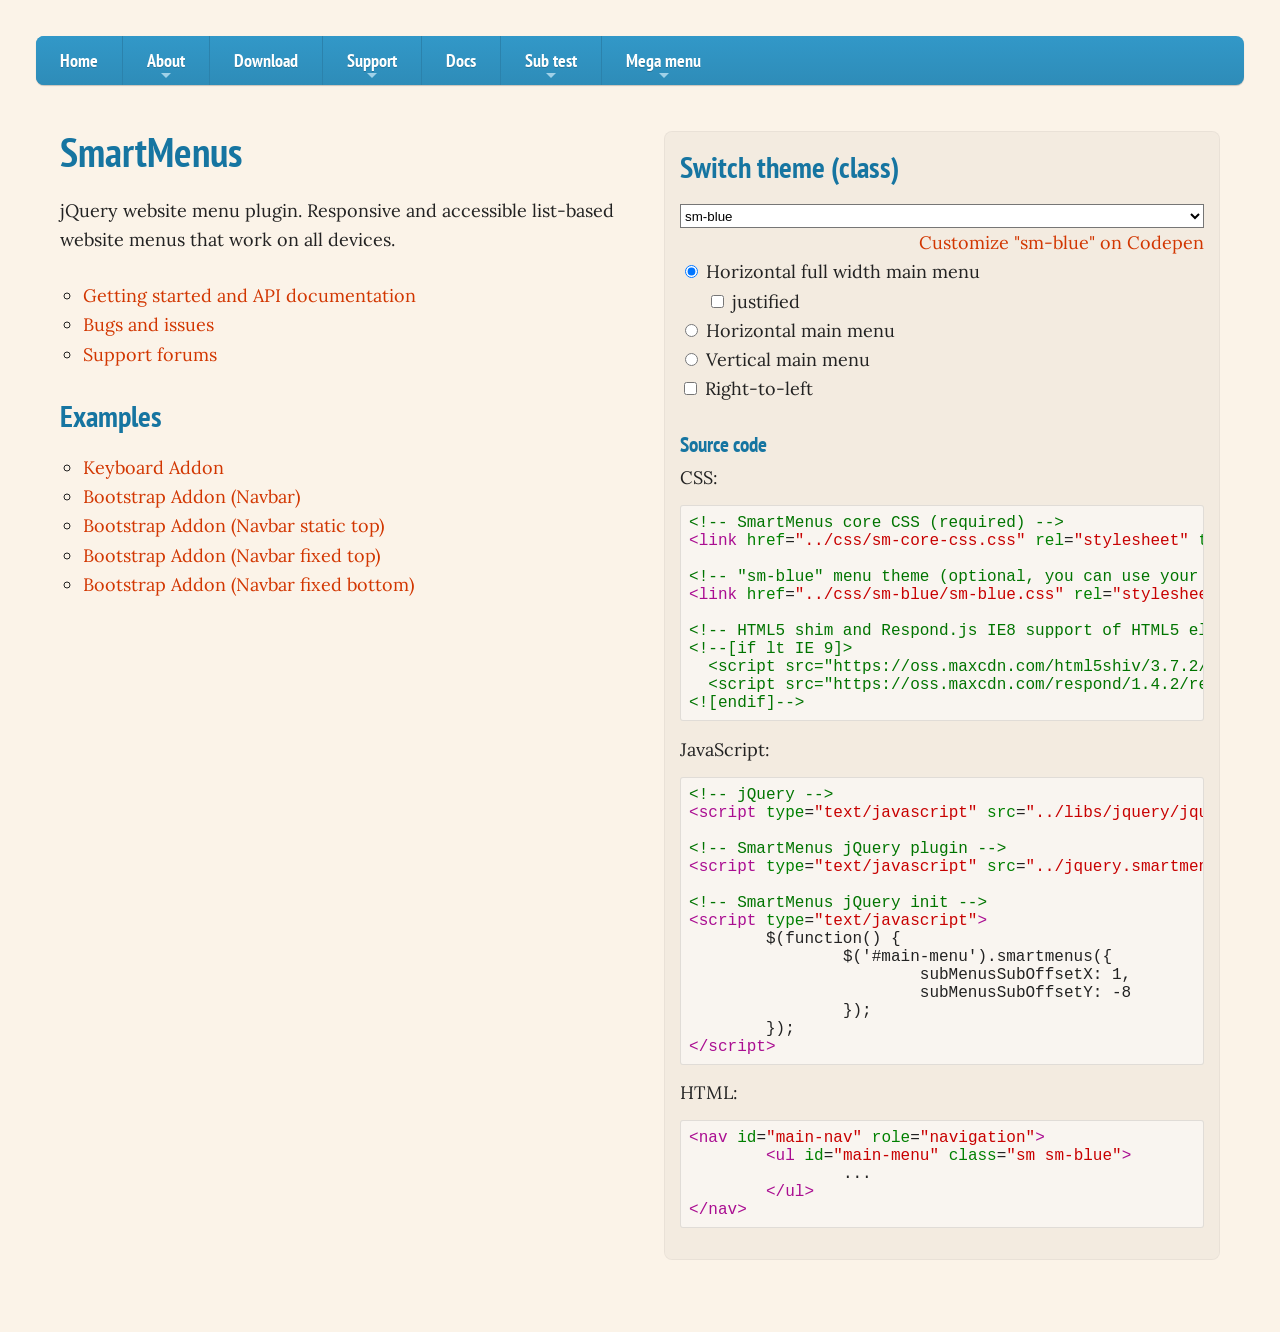
<file: lib/bower_components/smartmenus/src/demo/index.html>
<!DOCTYPE html>
<html lang="en-US">
<head>
<title>SmartMenus jQuery Website Menu - jQuery Plugin</title>
<meta name="viewport" content="width=device-width, initial-scale=1.0, minimum-scale=1.0" />
<meta http-equiv="Content-Type" content="text/html;charset=UTF-8" />




<!-- jQuery -->
<script type="text/javascript" src="../libs/jquery/jquery.js"></script>

<!-- SmartMenus jQuery plugin -->
<script type="text/javascript" src="../jquery.smartmenus.js"></script>

<!-- SmartMenus jQuery init -->
<script type="text/javascript">
	$(function() {
		$('#main-menu').smartmenus({
			subMenusSubOffsetX: 1,
			subMenusSubOffsetY: -8
		});
	});
</script>




<!-- SmartMenus core CSS (required) -->
<link href="../css/sm-core-css.css" rel="stylesheet" type="text/css" />

<!-- "sm-blue" menu theme (optional, you can use your own CSS, too) -->
<link href="../css/sm-blue/sm-blue.css" rel="stylesheet" type="text/css" />

<!-- HTML5 shim and Respond.js IE8 support of HTML5 elements and media queries -->
<!--[if lt IE 9]>
  <script src="https://oss.maxcdn.com/html5shiv/3.7.2/html5shiv.min.js"></script>
  <script src="https://oss.maxcdn.com/respond/1.4.2/respond.min.js"></script>
<![endif]-->




<!-- YOU DO NOT NEED THIS - demo page content styles -->
<link href="../libs/demo-assets/demo.css" rel="stylesheet" type="text/css" />




</head>

<body>




<nav id="main-nav" role="navigation">
  <!-- Sample menu definition -->
  <ul id="main-menu" class="sm sm-blue">
    <li><a href="http://www.smartmenus.org/">Home</a></li>
    <li><a href="http://www.smartmenus.org/about/">About</a>
      <ul>
        <li><a href="http://www.smartmenus.org/about/introduction-to-smartmenus-jquery/">Introduction to SmartMenus jQuery</a></li>
        <li><a href="http://www.smartmenus.org/about/themes/">Themes</a></li>
        <li><a href="http://vadikom.com/about/#vasil-dinkov">The author</a></li>
        <li><a href="http://www.smartmenus.org/about/vadikom/">The company</a>
          <ul>
            <li><a href="http://vadikom.com/about/">About Vadikom</a></li>
            <li><a href="http://vadikom.com/projects/">Projects</a></li>
            <li><a href="http://vadikom.com/services/">Services</a></li>
            <li><a href="http://www.smartmenus.org/about/vadikom/privacy-policy/">Privacy policy</a></li>
          </ul>
        </li>
      </ul>
    </li>
    <li><a href="http://www.smartmenus.org/download/">Download</a></li>
    <li><a href="http://www.smartmenus.org/support/">Support</a>
      <ul>
        <li><a href="http://www.smartmenus.org/support/premium-support/">Premium support</a></li>
        <li><a href="http://www.smartmenus.org/support/forums/">Forums</a></li>
      </ul>
    </li>
    <li><a href="http://www.smartmenus.org/docs/">Docs</a></li>
    <li><a href="#">Sub test</a>
      <ul>
        <li><a href="#">Dummy item</a></li>
        <li><a href="#">Dummy item</a></li>
        <li><a href="#" class="disabled">Disabled menu item</a></li>
        <li><a href="#">Dummy item</a></li>
        <li><a href="#">more...</a>
          <ul>
            <li><a href="#">A pretty long text to test the default subMenusMaxWidth:20em setting for the sub menus</a></li>
            <li><a href="#">Dummy item</a></li>
            <li><a href="#">Dummy item</a></li>
            <li><a href="#">Dummy item</a></li>
            <li><a href="#">Dummy item</a></li>
            <li><a href="#">Dummy item</a></li>
            <li><a href="#">more...</a>
              <ul>
                <li><a href="#">Dummy item</a></li>
                <li><a href="#" class="current">A 'current' class item</a></li>
                <li><a href="#">Dummy item</a></li>
                <li><a href="#">more...</a>
                  <ul>
                    <li><a href="#">subMenusMinWidth</a></li>
                    <li><a href="#">10em</a></li>
                    <li><a href="#">forced.</a></li>
                  </ul>
                </li>
                <li><a href="#">Dummy item</a></li>
                <li><a href="#">Dummy item</a></li>
              </ul>
            </li>
            <li><a href="#">Dummy item</a></li>
            <li><a href="#">Dummy item</a></li>
            <li><a href="#">Dummy item</a></li>
            <li><a href="#">Dummy item</a></li>
            <li><a href="#">A pretty long text to test the default subMenusMaxWidth:20em setting for the sub menus</a></li>
            <li><a href="#">Dummy item</a></li>
            <li><a href="#">Dummy item</a></li>
            <li><a href="#">Dummy item</a></li>
            <li><a href="#">Dummy item</a></li>
            <li><a href="#">Dummy item</a></li>
            <li><a href="#">Dummy item</a></li>
            <li><a href="#">Dummy item</a></li>
            <li><a href="#">Dummy item</a></li>
            <li><a href="#">Dummy item</a></li>
            <li><a href="#">Dummy item</a></li>
            <li><a href="#">A pretty long text to test the default subMenusMaxWidth:20em setting for the sub menus</a></li>
            <li><a href="#">Dummy item</a></li>
            <li><a href="#">Dummy item</a></li>
            <li><a href="#">Dummy item</a></li>
            <li><a href="#">Dummy item</a></li>
            <li><a href="#">Dummy item</a></li>
            <li><a href="#">Dummy item</a></li>
            <li><a href="#">Dummy item</a></li>
            <li><a href="#">Dummy item</a></li>
            <li><a href="#">Dummy item</a></li>
            <li><a href="#">Dummy item</a></li>
            <li><a href="#">A pretty long text to test the default subMenusMaxWidth:20em setting for the sub menus</a></li>
            <li><a href="#">Dummy item</a></li>
            <li><a href="#">Dummy item</a></li>
            <li><a href="#">Dummy item</a></li>
            <li><a href="#">Dummy item</a></li>
            <li><a href="#">Dummy item</a></li>
            <li><a href="#">Dummy item</a></li>
            <li><a href="#">Dummy item</a></li>
            <li><a href="#">Dummy item</a></li>
            <li><a href="#">Dummy item</a></li>
            <li><a href="#">Dummy item</a></li>
            <li><a href="#">A pretty long text to test the default subMenusMaxWidth:20em setting for the sub menus</a></li>
            <li><a href="#">Dummy item</a></li>
            <li><a href="#">Dummy item</a></li>
            <li><a href="#">Dummy item</a></li>
            <li><a href="#">Dummy item</a></li>
            <li><a href="#">Dummy item</a></li>
            <li><a href="#">Dummy item</a></li>
            <li><a href="#">Dummy item</a></li>
            <li><a href="#">Dummy item</a></li>
            <li><a href="#">Dummy item</a></li>
            <li><a href="#">Dummy item</a></li>
            <li><a href="#">A pretty long text to test the default subMenusMaxWidth:20em setting for the sub menus</a></li>
            <li><a href="#">Dummy item</a></li>
            <li><a href="#">Dummy item</a></li>
            <li><a href="#">Dummy item</a></li>
            <li><a href="#">Dummy item</a></li>
            <li><a href="#">Dummy item</a></li>
            <li><a href="#">Dummy item</a></li>
            <li><a href="#">Dummy item</a></li>
            <li><a href="#">Dummy item</a></li>
            <li><a href="#">Dummy item</a></li>
            <li><a href="#">Dummy item</a></li>
          </ul>
        </li>
      </ul>
    </li>
    <li><a href="#">Mega menu</a>
      <ul class="mega-menu">
        <li>
          <!-- The mega drop down contents -->
          <div style="width:400px;max-width:100%;">
            <div style="padding:5px 24px;">
              <p>This is a mega drop down test. Just set the "mega-menu" class to the parent UL element to inform the SmartMenus script. It can contain <strong>any HTML</strong>.</p>
              <p>Just style the contents as you like (you may need to reset some SmartMenus inherited styles - e.g. for lists, links, etc.)</p>
  	  </div>
  	</div>
        </li>
      </ul>
    </li>
  </ul>
</nav>




<!-- =============================================================================== -->
<!-- ================= YOU DO NOT NEED ANYTHING AFTER THIS COMMENT ================= -->
<!-- =============================================================================== -->



<div class="columns">
 <div class="left-column">
  <div id="content">
   <h1>SmartMenus</h1>
   <p>jQuery website menu plugin. Responsive and accessible list-based website menus that work on all devices.</p>
   <ul>
    <li><a href="http://www.smartmenus.org/docs/">Getting started and API documentation</a></li>
    <li><a href="https://github.com/vadikom/smartmenus/issues">Bugs and issues</a></li>
    <li><a href="http://www.smartmenus.org/forums/">Support forums</a></li>
   </ul>
   <h2>Examples</h2>
   <ul>
    <li><a href="keyboard-navigation.html">Keyboard Addon</a></li>
    <li><a href="bootstrap-navbar.html">Bootstrap Addon (Navbar)</a></li>
    <li><a href="bootstrap-navbar-static-top.html">Bootstrap Addon (Navbar static top)</a></li>
    <li><a href="bootstrap-navbar-fixed-top.html">Bootstrap Addon (Navbar fixed top)</a></li>
    <li><a href="bootstrap-navbar-fixed-bottom.html">Bootstrap Addon (Navbar fixed bottom)</a></li>
   </ul>
  </div>
 </div>

 <div class="right-column">

  <script type="text/javascript" src="../libs/demo-assets/themes-switcher.js"></script>

 </div>
</div>




</body>
</html>
</file>
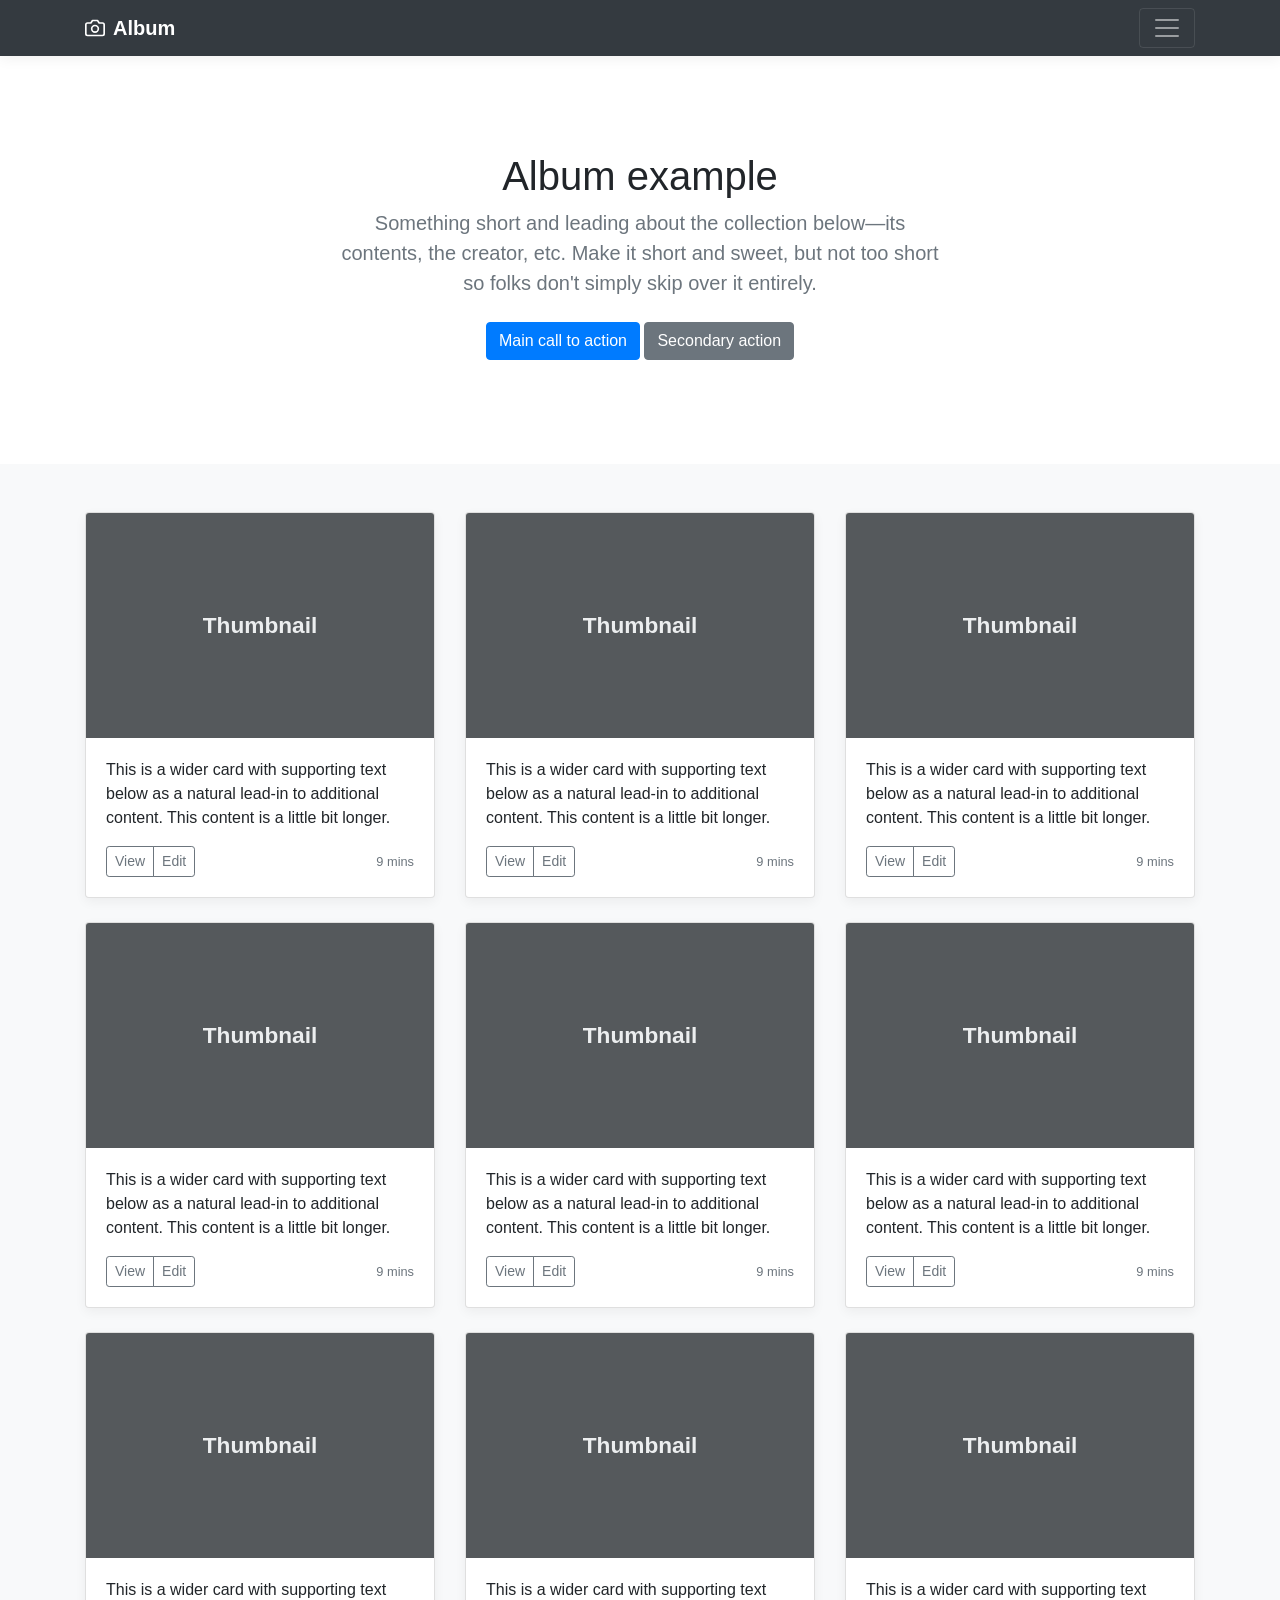
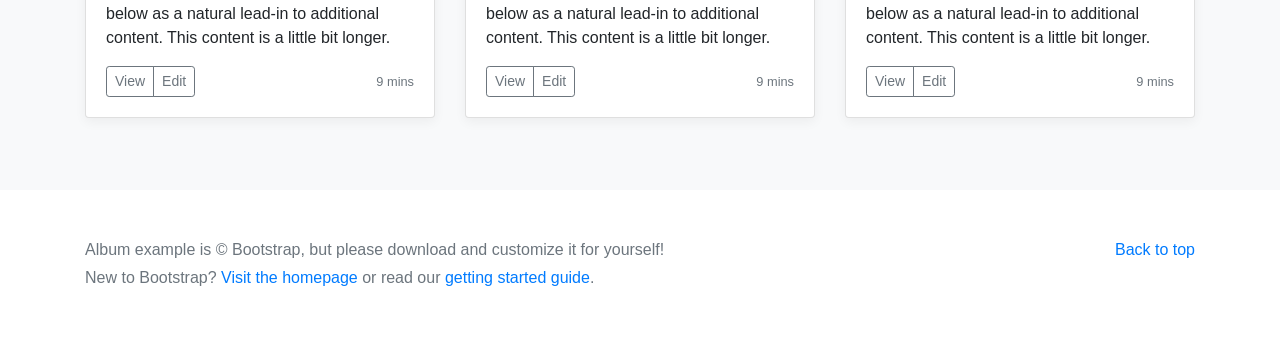
<file: lib/bower_components/bootstrap/docs/4.1/examples/album/index.html>
<!doctype html>
<html lang="en">
  <head>
    <meta charset="utf-8">
    <meta name="viewport" content="width=device-width, initial-scale=1, shrink-to-fit=no">
    <meta name="description" content="">
    <meta name="author" content="">
    <link rel="icon" href="../../../../favicon.ico">

    <title>Album example for Bootstrap</title>

    <!-- Bootstrap core CSS -->
    <link href="../../../../dist/css/bootstrap.min.css" rel="stylesheet">

    <!-- Custom styles for this template -->
    <link href="album.css" rel="stylesheet">
  </head>

  <body>

    <header>
      <div class="collapse bg-dark" id="navbarHeader">
        <div class="container">
          <div class="row">
            <div class="col-sm-8 col-md-7 py-4">
              <h4 class="text-white">About</h4>
              <p class="text-muted">Add some information about the album below, the author, or any other background context. Make it a few sentences long so folks can pick up some informative tidbits. Then, link them off to some social networking sites or contact information.</p>
            </div>
            <div class="col-sm-4 offset-md-1 py-4">
              <h4 class="text-white">Contact</h4>
              <ul class="list-unstyled">
                <li><a href="#" class="text-white">Follow on Twitter</a></li>
                <li><a href="#" class="text-white">Like on Facebook</a></li>
                <li><a href="#" class="text-white">Email me</a></li>
              </ul>
            </div>
          </div>
        </div>
      </div>
      <div class="navbar navbar-dark bg-dark box-shadow">
        <div class="container d-flex justify-content-between">
          <a href="#" class="navbar-brand d-flex align-items-center">
            <svg xmlns="http://www.w3.org/2000/svg" width="20" height="20" viewBox="0 0 24 24" fill="none" stroke="currentColor" stroke-width="2" stroke-linecap="round" stroke-linejoin="round" class="mr-2"><path d="M23 19a2 2 0 0 1-2 2H3a2 2 0 0 1-2-2V8a2 2 0 0 1 2-2h4l2-3h6l2 3h4a2 2 0 0 1 2 2z"></path><circle cx="12" cy="13" r="4"></circle></svg>
            <strong>Album</strong>
          </a>
          <button class="navbar-toggler" type="button" data-toggle="collapse" data-target="#navbarHeader" aria-controls="navbarHeader" aria-expanded="false" aria-label="Toggle navigation">
            <span class="navbar-toggler-icon"></span>
          </button>
        </div>
      </div>
    </header>

    <main role="main">

      <section class="jumbotron text-center">
        <div class="container">
          <h1 class="jumbotron-heading">Album example</h1>
          <p class="lead text-muted">Something short and leading about the collection below—its contents, the creator, etc. Make it short and sweet, but not too short so folks don't simply skip over it entirely.</p>
          <p>
            <a href="#" class="btn btn-primary my-2">Main call to action</a>
            <a href="#" class="btn btn-secondary my-2">Secondary action</a>
          </p>
        </div>
      </section>

      <div class="album py-5 bg-light">
        <div class="container">

          <div class="row">
            <div class="col-md-4">
              <div class="card mb-4 box-shadow">
                <img class="card-img-top" data-src="holder.js/100px225?theme=thumb&bg=55595c&fg=eceeef&text=Thumbnail" alt="Card image cap">
                <div class="card-body">
                  <p class="card-text">This is a wider card with supporting text below as a natural lead-in to additional content. This content is a little bit longer.</p>
                  <div class="d-flex justify-content-between align-items-center">
                    <div class="btn-group">
                      <button type="button" class="btn btn-sm btn-outline-secondary">View</button>
                      <button type="button" class="btn btn-sm btn-outline-secondary">Edit</button>
                    </div>
                    <small class="text-muted">9 mins</small>
                  </div>
                </div>
              </div>
            </div>
            <div class="col-md-4">
              <div class="card mb-4 box-shadow">
                <img class="card-img-top" data-src="holder.js/100px225?theme=thumb&bg=55595c&fg=eceeef&text=Thumbnail" alt="Card image cap">
                <div class="card-body">
                  <p class="card-text">This is a wider card with supporting text below as a natural lead-in to additional content. This content is a little bit longer.</p>
                  <div class="d-flex justify-content-between align-items-center">
                    <div class="btn-group">
                      <button type="button" class="btn btn-sm btn-outline-secondary">View</button>
                      <button type="button" class="btn btn-sm btn-outline-secondary">Edit</button>
                    </div>
                    <small class="text-muted">9 mins</small>
                  </div>
                </div>
              </div>
            </div>
            <div class="col-md-4">
              <div class="card mb-4 box-shadow">
                <img class="card-img-top" data-src="holder.js/100px225?theme=thumb&bg=55595c&fg=eceeef&text=Thumbnail" alt="Card image cap">
                <div class="card-body">
                  <p class="card-text">This is a wider card with supporting text below as a natural lead-in to additional content. This content is a little bit longer.</p>
                  <div class="d-flex justify-content-between align-items-center">
                    <div class="btn-group">
                      <button type="button" class="btn btn-sm btn-outline-secondary">View</button>
                      <button type="button" class="btn btn-sm btn-outline-secondary">Edit</button>
                    </div>
                    <small class="text-muted">9 mins</small>
                  </div>
                </div>
              </div>
            </div>

            <div class="col-md-4">
              <div class="card mb-4 box-shadow">
                <img class="card-img-top" data-src="holder.js/100px225?theme=thumb&bg=55595c&fg=eceeef&text=Thumbnail" alt="Card image cap">
                <div class="card-body">
                  <p class="card-text">This is a wider card with supporting text below as a natural lead-in to additional content. This content is a little bit longer.</p>
                  <div class="d-flex justify-content-between align-items-center">
                    <div class="btn-group">
                      <button type="button" class="btn btn-sm btn-outline-secondary">View</button>
                      <button type="button" class="btn btn-sm btn-outline-secondary">Edit</button>
                    </div>
                    <small class="text-muted">9 mins</small>
                  </div>
                </div>
              </div>
            </div>
            <div class="col-md-4">
              <div class="card mb-4 box-shadow">
                <img class="card-img-top" data-src="holder.js/100px225?theme=thumb&bg=55595c&fg=eceeef&text=Thumbnail" alt="Card image cap">
                <div class="card-body">
                  <p class="card-text">This is a wider card with supporting text below as a natural lead-in to additional content. This content is a little bit longer.</p>
                  <div class="d-flex justify-content-between align-items-center">
                    <div class="btn-group">
                      <button type="button" class="btn btn-sm btn-outline-secondary">View</button>
                      <button type="button" class="btn btn-sm btn-outline-secondary">Edit</button>
                    </div>
                    <small class="text-muted">9 mins</small>
                  </div>
                </div>
              </div>
            </div>
            <div class="col-md-4">
              <div class="card mb-4 box-shadow">
                <img class="card-img-top" data-src="holder.js/100px225?theme=thumb&bg=55595c&fg=eceeef&text=Thumbnail" alt="Card image cap">
                <div class="card-body">
                  <p class="card-text">This is a wider card with supporting text below as a natural lead-in to additional content. This content is a little bit longer.</p>
                  <div class="d-flex justify-content-between align-items-center">
                    <div class="btn-group">
                      <button type="button" class="btn btn-sm btn-outline-secondary">View</button>
                      <button type="button" class="btn btn-sm btn-outline-secondary">Edit</button>
                    </div>
                    <small class="text-muted">9 mins</small>
                  </div>
                </div>
              </div>
            </div>

            <div class="col-md-4">
              <div class="card mb-4 box-shadow">
                <img class="card-img-top" data-src="holder.js/100px225?theme=thumb&bg=55595c&fg=eceeef&text=Thumbnail" alt="Card image cap">
                <div class="card-body">
                  <p class="card-text">This is a wider card with supporting text below as a natural lead-in to additional content. This content is a little bit longer.</p>
                  <div class="d-flex justify-content-between align-items-center">
                    <div class="btn-group">
                      <button type="button" class="btn btn-sm btn-outline-secondary">View</button>
                      <button type="button" class="btn btn-sm btn-outline-secondary">Edit</button>
                    </div>
                    <small class="text-muted">9 mins</small>
                  </div>
                </div>
              </div>
            </div>
            <div class="col-md-4">
              <div class="card mb-4 box-shadow">
                <img class="card-img-top" data-src="holder.js/100px225?theme=thumb&bg=55595c&fg=eceeef&text=Thumbnail" alt="Card image cap">
                <div class="card-body">
                  <p class="card-text">This is a wider card with supporting text below as a natural lead-in to additional content. This content is a little bit longer.</p>
                  <div class="d-flex justify-content-between align-items-center">
                    <div class="btn-group">
                      <button type="button" class="btn btn-sm btn-outline-secondary">View</button>
                      <button type="button" class="btn btn-sm btn-outline-secondary">Edit</button>
                    </div>
                    <small class="text-muted">9 mins</small>
                  </div>
                </div>
              </div>
            </div>
            <div class="col-md-4">
              <div class="card mb-4 box-shadow">
                <img class="card-img-top" data-src="holder.js/100px225?theme=thumb&bg=55595c&fg=eceeef&text=Thumbnail" alt="Card image cap">
                <div class="card-body">
                  <p class="card-text">This is a wider card with supporting text below as a natural lead-in to additional content. This content is a little bit longer.</p>
                  <div class="d-flex justify-content-between align-items-center">
                    <div class="btn-group">
                      <button type="button" class="btn btn-sm btn-outline-secondary">View</button>
                      <button type="button" class="btn btn-sm btn-outline-secondary">Edit</button>
                    </div>
                    <small class="text-muted">9 mins</small>
                  </div>
                </div>
              </div>
            </div>
          </div>
        </div>
      </div>

    </main>

    <footer class="text-muted">
      <div class="container">
        <p class="float-right">
          <a href="#">Back to top</a>
        </p>
        <p>Album example is &copy; Bootstrap, but please download and customize it for yourself!</p>
        <p>New to Bootstrap? <a href="../../">Visit the homepage</a> or read our <a href="../../getting-started/">getting started guide</a>.</p>
      </div>
    </footer>

    <!-- Bootstrap core JavaScript
    ================================================== -->
    <!-- Placed at the end of the document so the pages load faster -->
    <script src="https://code.jquery.com/jquery-3.3.1.slim.min.js" integrity="sha384-q8i/X+965DzO0rT7abK41JStQIAqVgRVzpbzo5smXKp4YfRvH+8abtTE1Pi6jizo" crossorigin="anonymous"></script>
    <script>window.jQuery || document.write('<script src="../../../../assets/js/vendor/jquery-slim.min.js"><\/script>')</script>
    <script src="../../../../assets/js/vendor/popper.min.js"></script>
    <script src="../../../../dist/js/bootstrap.min.js"></script>
    <script src="../../../../assets/js/vendor/holder.min.js"></script>
  </body>
</html>
</file>
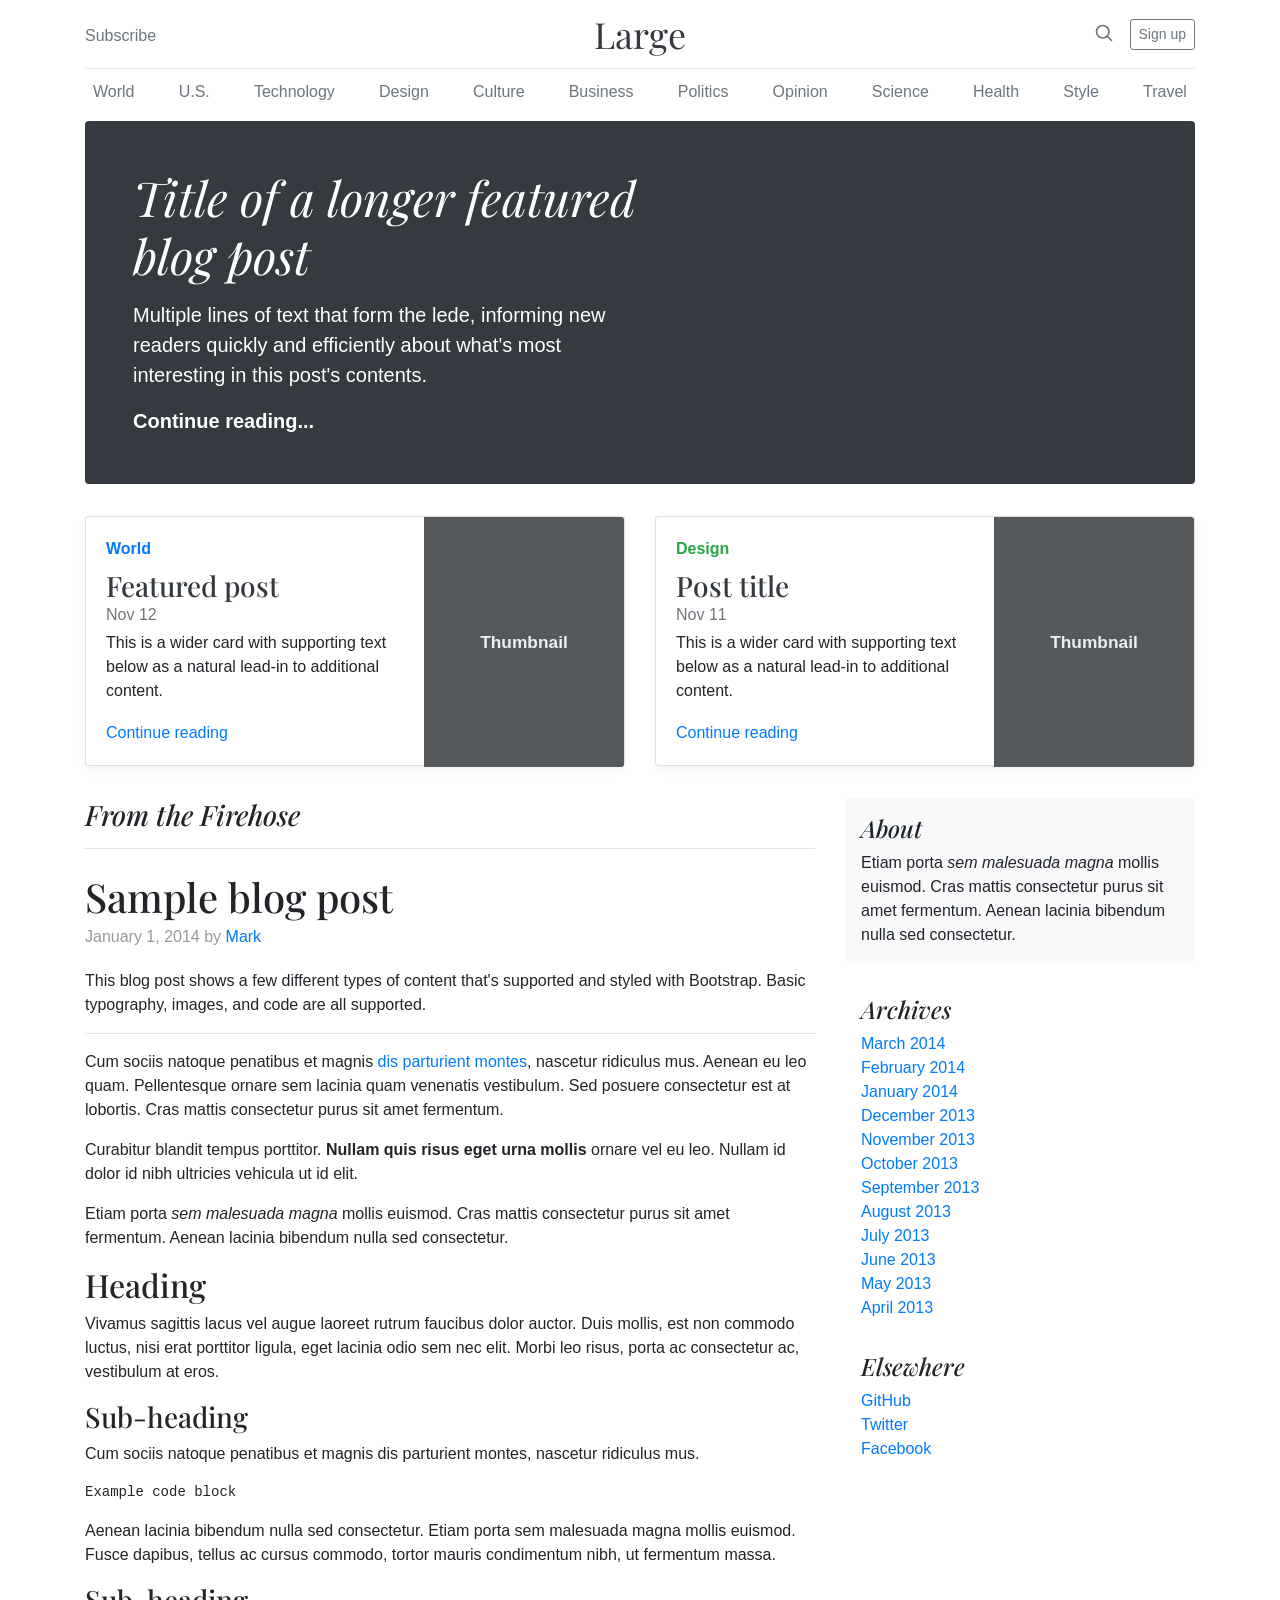
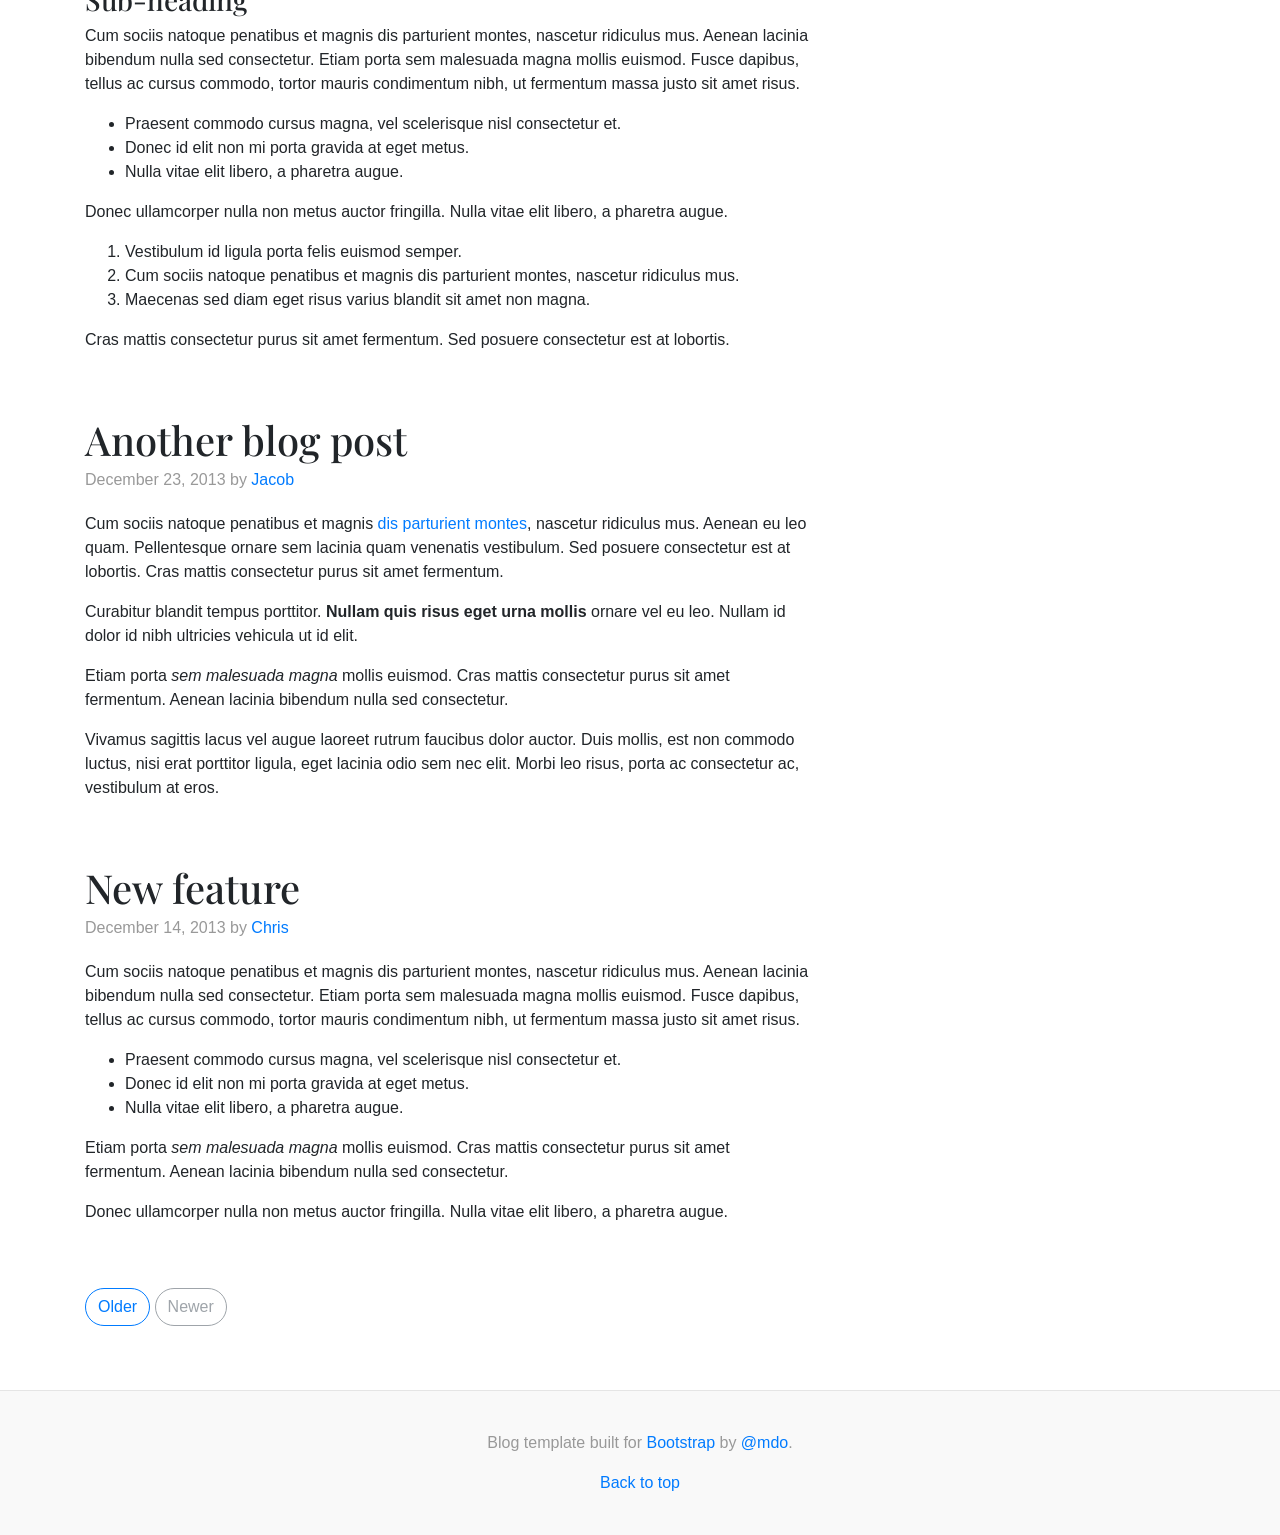
<file: lib/bower_components/bootstrap/docs/4.1/examples/blog/index.html>
<!doctype html>
<html lang="en">
  <head>
    <meta charset="utf-8">
    <meta name="viewport" content="width=device-width, initial-scale=1, shrink-to-fit=no">
    <meta name="description" content="">
    <meta name="author" content="">
    <link rel="icon" href="../../../../favicon.ico">

    <title>Blog Template for Bootstrap</title>

    <!-- Bootstrap core CSS -->
    <link href="../../../../dist/css/bootstrap.min.css" rel="stylesheet">

    <!-- Custom styles for this template -->
    <link href="https://fonts.googleapis.com/css?family=Playfair+Display:700,900" rel="stylesheet">
    <link href="blog.css" rel="stylesheet">
  </head>

  <body>

    <div class="container">
      <header class="blog-header py-3">
        <div class="row flex-nowrap justify-content-between align-items-center">
          <div class="col-4 pt-1">
            <a class="text-muted" href="#">Subscribe</a>
          </div>
          <div class="col-4 text-center">
            <a class="blog-header-logo text-dark" href="#">Large</a>
          </div>
          <div class="col-4 d-flex justify-content-end align-items-center">
            <a class="text-muted" href="#">
              <svg xmlns="http://www.w3.org/2000/svg" width="20" height="20" viewBox="0 0 24 24" fill="none" stroke="currentColor" stroke-width="2" stroke-linecap="round" stroke-linejoin="round" class="mx-3"><circle cx="10.5" cy="10.5" r="7.5"></circle><line x1="21" y1="21" x2="15.8" y2="15.8"></line></svg>
            </a>
            <a class="btn btn-sm btn-outline-secondary" href="#">Sign up</a>
          </div>
        </div>
      </header>

      <div class="nav-scroller py-1 mb-2">
        <nav class="nav d-flex justify-content-between">
          <a class="p-2 text-muted" href="#">World</a>
          <a class="p-2 text-muted" href="#">U.S.</a>
          <a class="p-2 text-muted" href="#">Technology</a>
          <a class="p-2 text-muted" href="#">Design</a>
          <a class="p-2 text-muted" href="#">Culture</a>
          <a class="p-2 text-muted" href="#">Business</a>
          <a class="p-2 text-muted" href="#">Politics</a>
          <a class="p-2 text-muted" href="#">Opinion</a>
          <a class="p-2 text-muted" href="#">Science</a>
          <a class="p-2 text-muted" href="#">Health</a>
          <a class="p-2 text-muted" href="#">Style</a>
          <a class="p-2 text-muted" href="#">Travel</a>
        </nav>
      </div>

      <div class="jumbotron p-3 p-md-5 text-white rounded bg-dark">
        <div class="col-md-6 px-0">
          <h1 class="display-4 font-italic">Title of a longer featured blog post</h1>
          <p class="lead my-3">Multiple lines of text that form the lede, informing new readers quickly and efficiently about what's most interesting in this post's contents.</p>
          <p class="lead mb-0"><a href="#" class="text-white font-weight-bold">Continue reading...</a></p>
        </div>
      </div>

      <div class="row mb-2">
        <div class="col-md-6">
          <div class="card flex-md-row mb-4 box-shadow h-md-250">
            <div class="card-body d-flex flex-column align-items-start">
              <strong class="d-inline-block mb-2 text-primary">World</strong>
              <h3 class="mb-0">
                <a class="text-dark" href="#">Featured post</a>
              </h3>
              <div class="mb-1 text-muted">Nov 12</div>
              <p class="card-text mb-auto">This is a wider card with supporting text below as a natural lead-in to additional content.</p>
              <a href="#">Continue reading</a>
            </div>
            <img class="card-img-right flex-auto d-none d-lg-block" data-src="holder.js/200x250?theme=thumb" alt="Card image cap">
          </div>
        </div>
        <div class="col-md-6">
          <div class="card flex-md-row mb-4 box-shadow h-md-250">
            <div class="card-body d-flex flex-column align-items-start">
              <strong class="d-inline-block mb-2 text-success">Design</strong>
              <h3 class="mb-0">
                <a class="text-dark" href="#">Post title</a>
              </h3>
              <div class="mb-1 text-muted">Nov 11</div>
              <p class="card-text mb-auto">This is a wider card with supporting text below as a natural lead-in to additional content.</p>
              <a href="#">Continue reading</a>
            </div>
            <img class="card-img-right flex-auto d-none d-lg-block" data-src="holder.js/200x250?theme=thumb" alt="Card image cap">
          </div>
        </div>
      </div>
    </div>

    <main role="main" class="container">
      <div class="row">
        <div class="col-md-8 blog-main">
          <h3 class="pb-3 mb-4 font-italic border-bottom">
            From the Firehose
          </h3>

          <div class="blog-post">
            <h2 class="blog-post-title">Sample blog post</h2>
            <p class="blog-post-meta">January 1, 2014 by <a href="#">Mark</a></p>

            <p>This blog post shows a few different types of content that's supported and styled with Bootstrap. Basic typography, images, and code are all supported.</p>
            <hr>
            <p>Cum sociis natoque penatibus et magnis <a href="#">dis parturient montes</a>, nascetur ridiculus mus. Aenean eu leo quam. Pellentesque ornare sem lacinia quam venenatis vestibulum. Sed posuere consectetur est at lobortis. Cras mattis consectetur purus sit amet fermentum.</p>
            <blockquote>
              <p>Curabitur blandit tempus porttitor. <strong>Nullam quis risus eget urna mollis</strong> ornare vel eu leo. Nullam id dolor id nibh ultricies vehicula ut id elit.</p>
            </blockquote>
            <p>Etiam porta <em>sem malesuada magna</em> mollis euismod. Cras mattis consectetur purus sit amet fermentum. Aenean lacinia bibendum nulla sed consectetur.</p>
            <h2>Heading</h2>
            <p>Vivamus sagittis lacus vel augue laoreet rutrum faucibus dolor auctor. Duis mollis, est non commodo luctus, nisi erat porttitor ligula, eget lacinia odio sem nec elit. Morbi leo risus, porta ac consectetur ac, vestibulum at eros.</p>
            <h3>Sub-heading</h3>
            <p>Cum sociis natoque penatibus et magnis dis parturient montes, nascetur ridiculus mus.</p>
            <pre><code>Example code block</code></pre>
            <p>Aenean lacinia bibendum nulla sed consectetur. Etiam porta sem malesuada magna mollis euismod. Fusce dapibus, tellus ac cursus commodo, tortor mauris condimentum nibh, ut fermentum massa.</p>
            <h3>Sub-heading</h3>
            <p>Cum sociis natoque penatibus et magnis dis parturient montes, nascetur ridiculus mus. Aenean lacinia bibendum nulla sed consectetur. Etiam porta sem malesuada magna mollis euismod. Fusce dapibus, tellus ac cursus commodo, tortor mauris condimentum nibh, ut fermentum massa justo sit amet risus.</p>
            <ul>
              <li>Praesent commodo cursus magna, vel scelerisque nisl consectetur et.</li>
              <li>Donec id elit non mi porta gravida at eget metus.</li>
              <li>Nulla vitae elit libero, a pharetra augue.</li>
            </ul>
            <p>Donec ullamcorper nulla non metus auctor fringilla. Nulla vitae elit libero, a pharetra augue.</p>
            <ol>
              <li>Vestibulum id ligula porta felis euismod semper.</li>
              <li>Cum sociis natoque penatibus et magnis dis parturient montes, nascetur ridiculus mus.</li>
              <li>Maecenas sed diam eget risus varius blandit sit amet non magna.</li>
            </ol>
            <p>Cras mattis consectetur purus sit amet fermentum. Sed posuere consectetur est at lobortis.</p>
          </div><!-- /.blog-post -->

          <div class="blog-post">
            <h2 class="blog-post-title">Another blog post</h2>
            <p class="blog-post-meta">December 23, 2013 by <a href="#">Jacob</a></p>

            <p>Cum sociis natoque penatibus et magnis <a href="#">dis parturient montes</a>, nascetur ridiculus mus. Aenean eu leo quam. Pellentesque ornare sem lacinia quam venenatis vestibulum. Sed posuere consectetur est at lobortis. Cras mattis consectetur purus sit amet fermentum.</p>
            <blockquote>
              <p>Curabitur blandit tempus porttitor. <strong>Nullam quis risus eget urna mollis</strong> ornare vel eu leo. Nullam id dolor id nibh ultricies vehicula ut id elit.</p>
            </blockquote>
            <p>Etiam porta <em>sem malesuada magna</em> mollis euismod. Cras mattis consectetur purus sit amet fermentum. Aenean lacinia bibendum nulla sed consectetur.</p>
            <p>Vivamus sagittis lacus vel augue laoreet rutrum faucibus dolor auctor. Duis mollis, est non commodo luctus, nisi erat porttitor ligula, eget lacinia odio sem nec elit. Morbi leo risus, porta ac consectetur ac, vestibulum at eros.</p>
          </div><!-- /.blog-post -->

          <div class="blog-post">
            <h2 class="blog-post-title">New feature</h2>
            <p class="blog-post-meta">December 14, 2013 by <a href="#">Chris</a></p>

            <p>Cum sociis natoque penatibus et magnis dis parturient montes, nascetur ridiculus mus. Aenean lacinia bibendum nulla sed consectetur. Etiam porta sem malesuada magna mollis euismod. Fusce dapibus, tellus ac cursus commodo, tortor mauris condimentum nibh, ut fermentum massa justo sit amet risus.</p>
            <ul>
              <li>Praesent commodo cursus magna, vel scelerisque nisl consectetur et.</li>
              <li>Donec id elit non mi porta gravida at eget metus.</li>
              <li>Nulla vitae elit libero, a pharetra augue.</li>
            </ul>
            <p>Etiam porta <em>sem malesuada magna</em> mollis euismod. Cras mattis consectetur purus sit amet fermentum. Aenean lacinia bibendum nulla sed consectetur.</p>
            <p>Donec ullamcorper nulla non metus auctor fringilla. Nulla vitae elit libero, a pharetra augue.</p>
          </div><!-- /.blog-post -->

          <nav class="blog-pagination">
            <a class="btn btn-outline-primary" href="#">Older</a>
            <a class="btn btn-outline-secondary disabled" href="#">Newer</a>
          </nav>

        </div><!-- /.blog-main -->

        <aside class="col-md-4 blog-sidebar">
          <div class="p-3 mb-3 bg-light rounded">
            <h4 class="font-italic">About</h4>
            <p class="mb-0">Etiam porta <em>sem malesuada magna</em> mollis euismod. Cras mattis consectetur purus sit amet fermentum. Aenean lacinia bibendum nulla sed consectetur.</p>
          </div>

          <div class="p-3">
            <h4 class="font-italic">Archives</h4>
            <ol class="list-unstyled mb-0">
              <li><a href="#">March 2014</a></li>
              <li><a href="#">February 2014</a></li>
              <li><a href="#">January 2014</a></li>
              <li><a href="#">December 2013</a></li>
              <li><a href="#">November 2013</a></li>
              <li><a href="#">October 2013</a></li>
              <li><a href="#">September 2013</a></li>
              <li><a href="#">August 2013</a></li>
              <li><a href="#">July 2013</a></li>
              <li><a href="#">June 2013</a></li>
              <li><a href="#">May 2013</a></li>
              <li><a href="#">April 2013</a></li>
            </ol>
          </div>

          <div class="p-3">
            <h4 class="font-italic">Elsewhere</h4>
            <ol class="list-unstyled">
              <li><a href="#">GitHub</a></li>
              <li><a href="#">Twitter</a></li>
              <li><a href="#">Facebook</a></li>
            </ol>
          </div>
        </aside><!-- /.blog-sidebar -->

      </div><!-- /.row -->

    </main><!-- /.container -->

    <footer class="blog-footer">
      <p>Blog template built for <a href="https://getbootstrap.com/">Bootstrap</a> by <a href="https://twitter.com/mdo">@mdo</a>.</p>
      <p>
        <a href="#">Back to top</a>
      </p>
    </footer>

    <!-- Bootstrap core JavaScript
    ================================================== -->
    <!-- Placed at the end of the document so the pages load faster -->
    <script src="https://code.jquery.com/jquery-3.3.1.slim.min.js" integrity="sha384-q8i/X+965DzO0rT7abK41JStQIAqVgRVzpbzo5smXKp4YfRvH+8abtTE1Pi6jizo" crossorigin="anonymous"></script>
    <script>window.jQuery || document.write('<script src="../../../../assets/js/vendor/jquery-slim.min.js"><\/script>')</script>
    <script src="../../../../assets/js/vendor/popper.min.js"></script>
    <script src="../../../../dist/js/bootstrap.min.js"></script>
    <script src="../../../../assets/js/vendor/holder.min.js"></script>
    <script>
      Holder.addTheme('thumb', {
        bg: '#55595c',
        fg: '#eceeef',
        text: 'Thumbnail'
      });
    </script>
  </body>
</html>
</file>
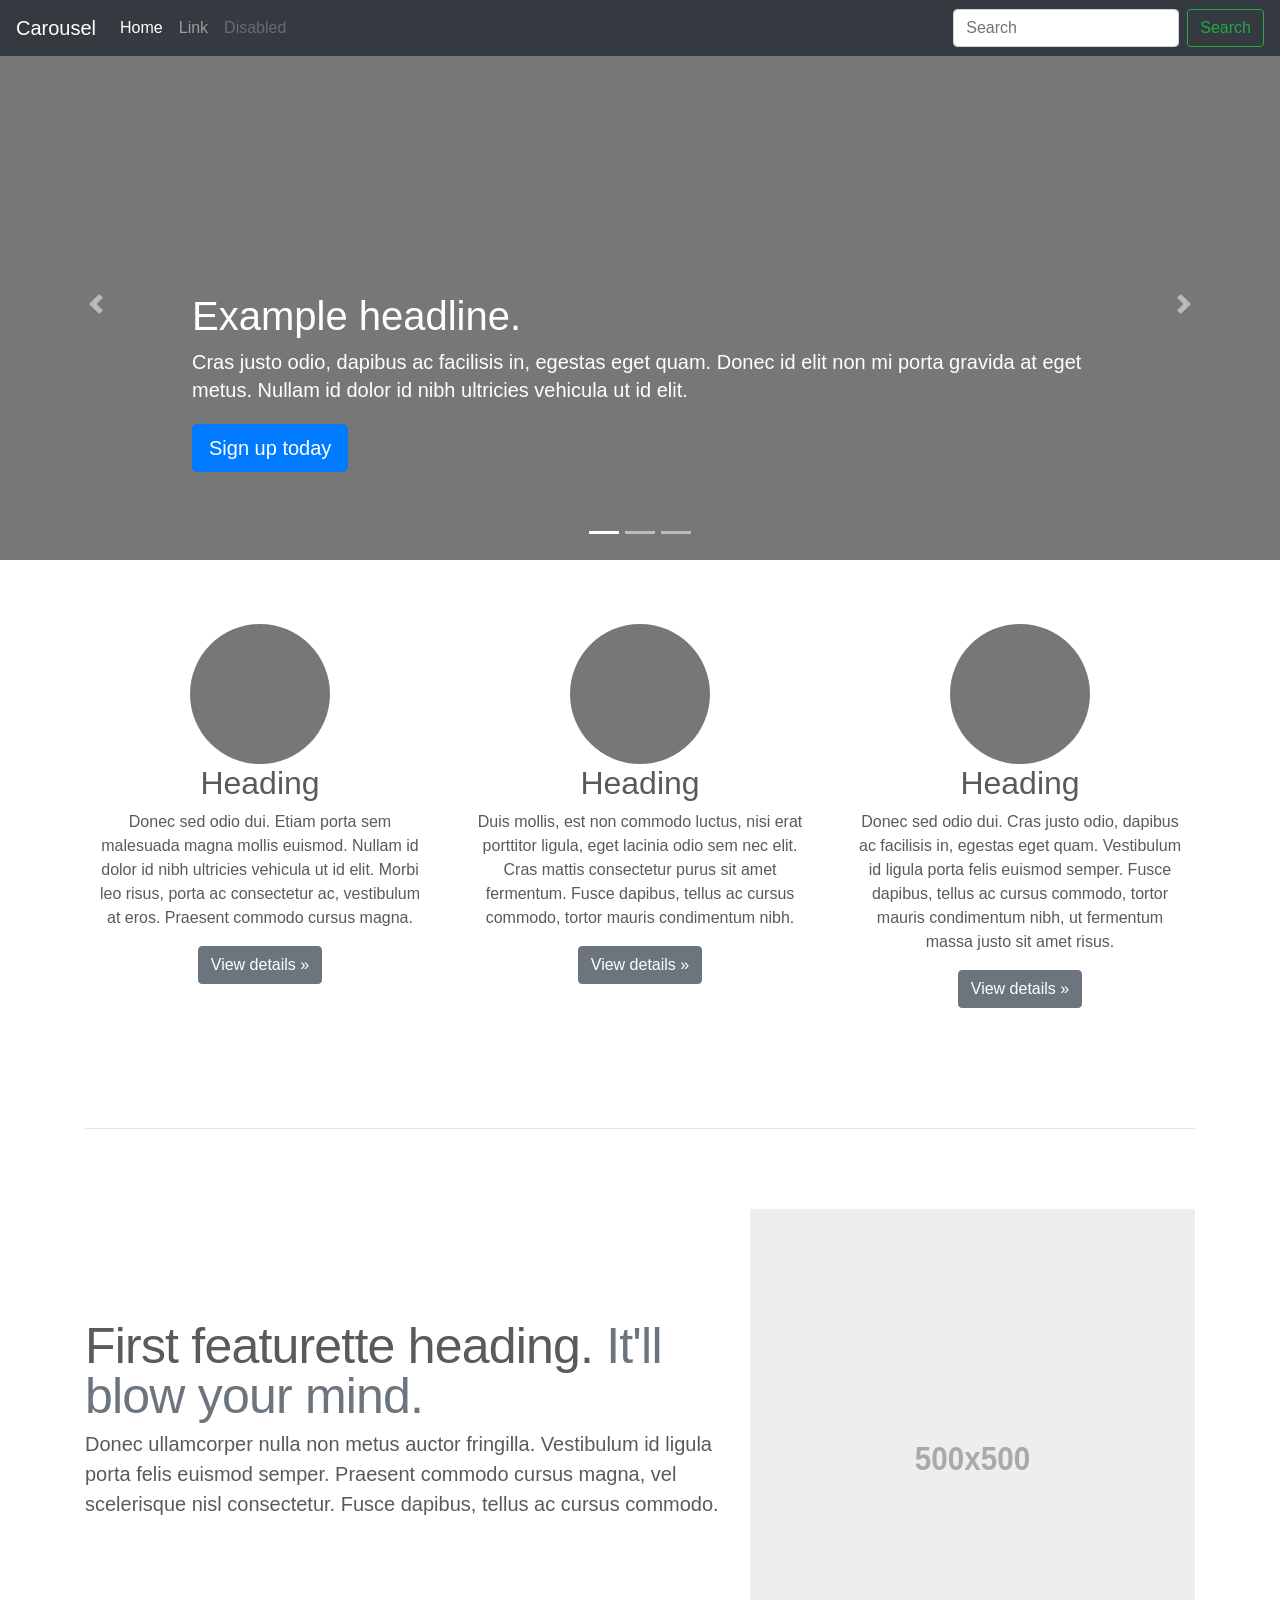
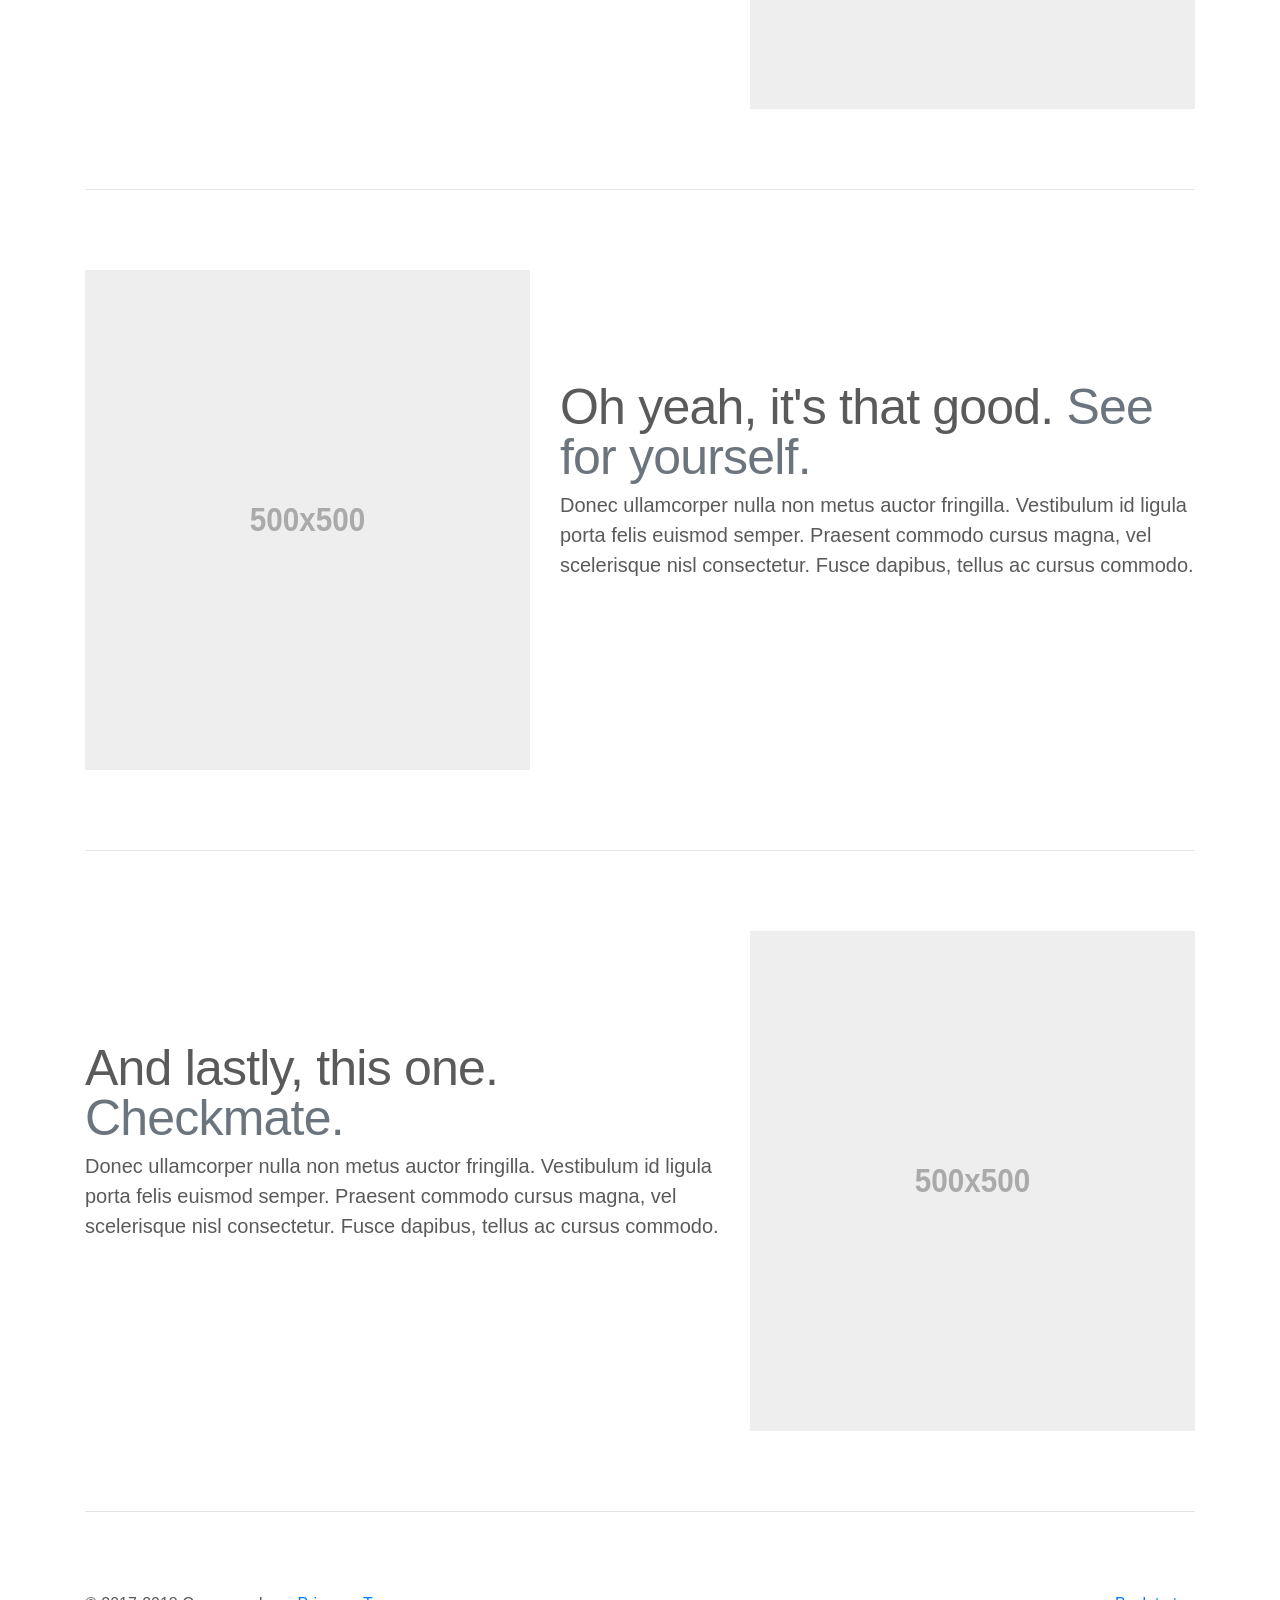
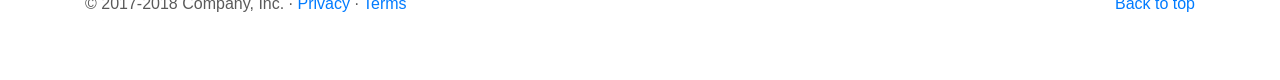
<file: lib/bower_components/bootstrap/docs/4.1/examples/carousel/index.html>
<!doctype html>
<html lang="en">
  <head>
    <meta charset="utf-8">
    <meta name="viewport" content="width=device-width, initial-scale=1, shrink-to-fit=no">
    <meta name="description" content="">
    <meta name="author" content="">
    <link rel="icon" href="../../../../favicon.ico">

    <title>Carousel Template for Bootstrap</title>

    <!-- Bootstrap core CSS -->
    <link href="../../../../dist/css/bootstrap.min.css" rel="stylesheet">

    <!-- Custom styles for this template -->
    <link href="carousel.css" rel="stylesheet">
  </head>
  <body>

    <header>
      <nav class="navbar navbar-expand-md navbar-dark fixed-top bg-dark">
        <a class="navbar-brand" href="#">Carousel</a>
        <button class="navbar-toggler" type="button" data-toggle="collapse" data-target="#navbarCollapse" aria-controls="navbarCollapse" aria-expanded="false" aria-label="Toggle navigation">
          <span class="navbar-toggler-icon"></span>
        </button>
        <div class="collapse navbar-collapse" id="navbarCollapse">
          <ul class="navbar-nav mr-auto">
            <li class="nav-item active">
              <a class="nav-link" href="#">Home <span class="sr-only">(current)</span></a>
            </li>
            <li class="nav-item">
              <a class="nav-link" href="#">Link</a>
            </li>
            <li class="nav-item">
              <a class="nav-link disabled" href="#">Disabled</a>
            </li>
          </ul>
          <form class="form-inline mt-2 mt-md-0">
            <input class="form-control mr-sm-2" type="text" placeholder="Search" aria-label="Search">
            <button class="btn btn-outline-success my-2 my-sm-0" type="submit">Search</button>
          </form>
        </div>
      </nav>
    </header>

    <main role="main">

      <div id="myCarousel" class="carousel slide" data-ride="carousel">
        <ol class="carousel-indicators">
          <li data-target="#myCarousel" data-slide-to="0" class="active"></li>
          <li data-target="#myCarousel" data-slide-to="1"></li>
          <li data-target="#myCarousel" data-slide-to="2"></li>
        </ol>
        <div class="carousel-inner">
          <div class="carousel-item active">
            <img class="first-slide" src="[data-uri]" alt="First slide">
            <div class="container">
              <div class="carousel-caption text-left">
                <h1>Example headline.</h1>
                <p>Cras justo odio, dapibus ac facilisis in, egestas eget quam. Donec id elit non mi porta gravida at eget metus. Nullam id dolor id nibh ultricies vehicula ut id elit.</p>
                <p><a class="btn btn-lg btn-primary" href="#" role="button">Sign up today</a></p>
              </div>
            </div>
          </div>
          <div class="carousel-item">
            <img class="second-slide" src="[data-uri]" alt="Second slide">
            <div class="container">
              <div class="carousel-caption">
                <h1>Another example headline.</h1>
                <p>Cras justo odio, dapibus ac facilisis in, egestas eget quam. Donec id elit non mi porta gravida at eget metus. Nullam id dolor id nibh ultricies vehicula ut id elit.</p>
                <p><a class="btn btn-lg btn-primary" href="#" role="button">Learn more</a></p>
              </div>
            </div>
          </div>
          <div class="carousel-item">
            <img class="third-slide" src="[data-uri]" alt="Third slide">
            <div class="container">
              <div class="carousel-caption text-right">
                <h1>One more for good measure.</h1>
                <p>Cras justo odio, dapibus ac facilisis in, egestas eget quam. Donec id elit non mi porta gravida at eget metus. Nullam id dolor id nibh ultricies vehicula ut id elit.</p>
                <p><a class="btn btn-lg btn-primary" href="#" role="button">Browse gallery</a></p>
              </div>
            </div>
          </div>
        </div>
        <a class="carousel-control-prev" href="#myCarousel" role="button" data-slide="prev">
          <span class="carousel-control-prev-icon" aria-hidden="true"></span>
          <span class="sr-only">Previous</span>
        </a>
        <a class="carousel-control-next" href="#myCarousel" role="button" data-slide="next">
          <span class="carousel-control-next-icon" aria-hidden="true"></span>
          <span class="sr-only">Next</span>
        </a>
      </div>


      <!-- Marketing messaging and featurettes
      ================================================== -->
      <!-- Wrap the rest of the page in another container to center all the content. -->

      <div class="container marketing">

        <!-- Three columns of text below the carousel -->
        <div class="row">
          <div class="col-lg-4">
            <img class="rounded-circle" src="[data-uri]" alt="Generic placeholder image" width="140" height="140">
            <h2>Heading</h2>
            <p>Donec sed odio dui. Etiam porta sem malesuada magna mollis euismod. Nullam id dolor id nibh ultricies vehicula ut id elit. Morbi leo risus, porta ac consectetur ac, vestibulum at eros. Praesent commodo cursus magna.</p>
            <p><a class="btn btn-secondary" href="#" role="button">View details &raquo;</a></p>
          </div><!-- /.col-lg-4 -->
          <div class="col-lg-4">
            <img class="rounded-circle" src="[data-uri]" alt="Generic placeholder image" width="140" height="140">
            <h2>Heading</h2>
            <p>Duis mollis, est non commodo luctus, nisi erat porttitor ligula, eget lacinia odio sem nec elit. Cras mattis consectetur purus sit amet fermentum. Fusce dapibus, tellus ac cursus commodo, tortor mauris condimentum nibh.</p>
            <p><a class="btn btn-secondary" href="#" role="button">View details &raquo;</a></p>
          </div><!-- /.col-lg-4 -->
          <div class="col-lg-4">
            <img class="rounded-circle" src="[data-uri]" alt="Generic placeholder image" width="140" height="140">
            <h2>Heading</h2>
            <p>Donec sed odio dui. Cras justo odio, dapibus ac facilisis in, egestas eget quam. Vestibulum id ligula porta felis euismod semper. Fusce dapibus, tellus ac cursus commodo, tortor mauris condimentum nibh, ut fermentum massa justo sit amet risus.</p>
            <p><a class="btn btn-secondary" href="#" role="button">View details &raquo;</a></p>
          </div><!-- /.col-lg-4 -->
        </div><!-- /.row -->


        <!-- START THE FEATURETTES -->

        <hr class="featurette-divider">

        <div class="row featurette">
          <div class="col-md-7">
            <h2 class="featurette-heading">First featurette heading. <span class="text-muted">It'll blow your mind.</span></h2>
            <p class="lead">Donec ullamcorper nulla non metus auctor fringilla. Vestibulum id ligula porta felis euismod semper. Praesent commodo cursus magna, vel scelerisque nisl consectetur. Fusce dapibus, tellus ac cursus commodo.</p>
          </div>
          <div class="col-md-5">
            <img class="featurette-image img-fluid mx-auto" data-src="holder.js/500x500/auto" alt="Generic placeholder image">
          </div>
        </div>

        <hr class="featurette-divider">

        <div class="row featurette">
          <div class="col-md-7 order-md-2">
            <h2 class="featurette-heading">Oh yeah, it's that good. <span class="text-muted">See for yourself.</span></h2>
            <p class="lead">Donec ullamcorper nulla non metus auctor fringilla. Vestibulum id ligula porta felis euismod semper. Praesent commodo cursus magna, vel scelerisque nisl consectetur. Fusce dapibus, tellus ac cursus commodo.</p>
          </div>
          <div class="col-md-5 order-md-1">
            <img class="featurette-image img-fluid mx-auto" data-src="holder.js/500x500/auto" alt="Generic placeholder image">
          </div>
        </div>

        <hr class="featurette-divider">

        <div class="row featurette">
          <div class="col-md-7">
            <h2 class="featurette-heading">And lastly, this one. <span class="text-muted">Checkmate.</span></h2>
            <p class="lead">Donec ullamcorper nulla non metus auctor fringilla. Vestibulum id ligula porta felis euismod semper. Praesent commodo cursus magna, vel scelerisque nisl consectetur. Fusce dapibus, tellus ac cursus commodo.</p>
          </div>
          <div class="col-md-5">
            <img class="featurette-image img-fluid mx-auto" data-src="holder.js/500x500/auto" alt="Generic placeholder image">
          </div>
        </div>

        <hr class="featurette-divider">

        <!-- /END THE FEATURETTES -->

      </div><!-- /.container -->


      <!-- FOOTER -->
      <footer class="container">
        <p class="float-right"><a href="#">Back to top</a></p>
        <p>&copy; 2017-2018 Company, Inc. &middot; <a href="#">Privacy</a> &middot; <a href="#">Terms</a></p>
      </footer>
    </main>

    <!-- Bootstrap core JavaScript
    ================================================== -->
    <!-- Placed at the end of the document so the pages load faster -->
    <script src="https://code.jquery.com/jquery-3.3.1.slim.min.js" integrity="sha384-q8i/X+965DzO0rT7abK41JStQIAqVgRVzpbzo5smXKp4YfRvH+8abtTE1Pi6jizo" crossorigin="anonymous"></script>
    <script>window.jQuery || document.write('<script src="../../../../assets/js/vendor/jquery-slim.min.js"><\/script>')</script>
    <script src="../../../../assets/js/vendor/popper.min.js"></script>
    <script src="../../../../dist/js/bootstrap.min.js"></script>
    <!-- Just to make our placeholder images work. Don't actually copy the next line! -->
    <script src="../../../../assets/js/vendor/holder.min.js"></script>
  </body>
</html>
</file>
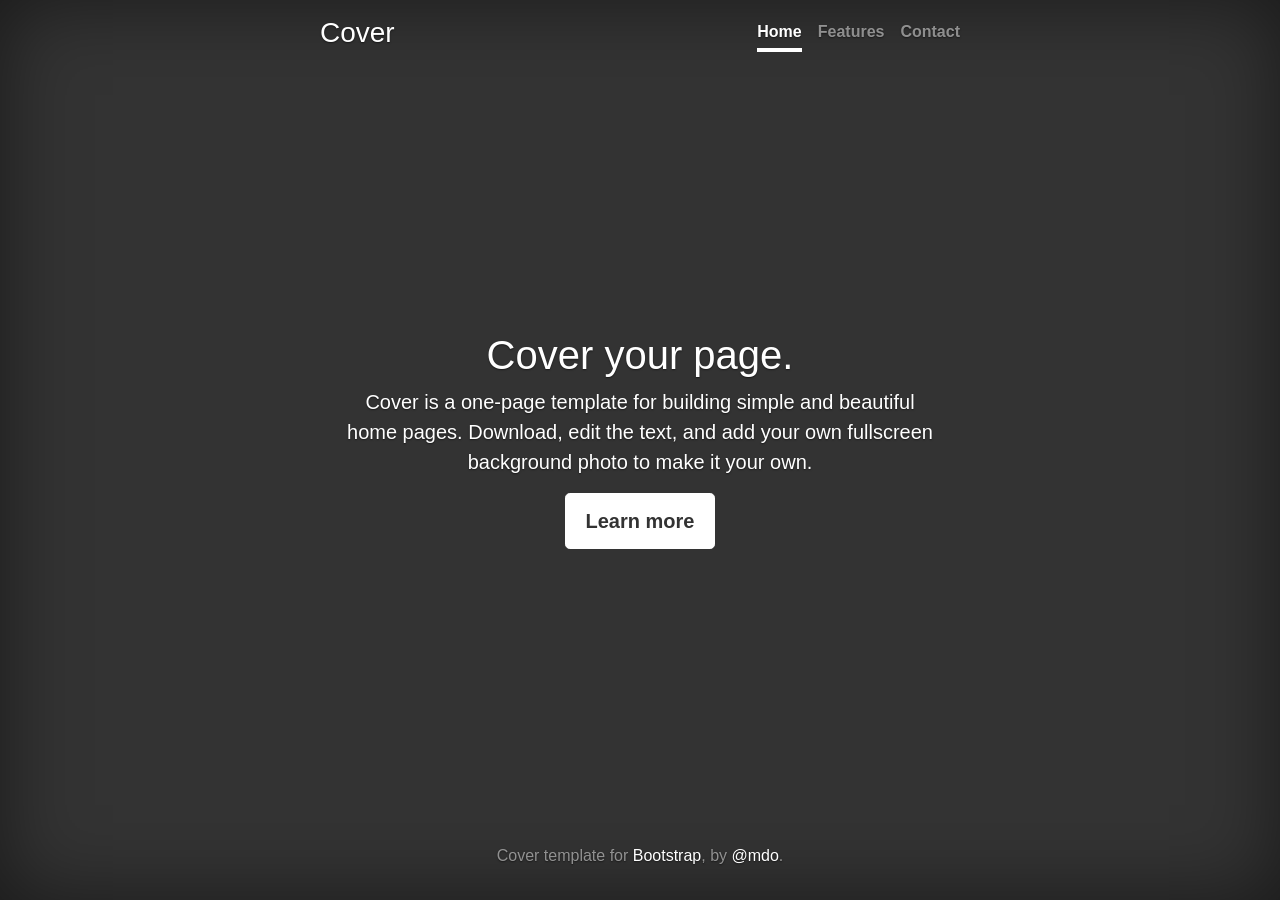
<file: lib/bower_components/bootstrap/docs/4.1/examples/cover/index.html>
<!doctype html>
<html lang="en">
  <head>
    <meta charset="utf-8">
    <meta name="viewport" content="width=device-width, initial-scale=1, shrink-to-fit=no">
    <meta name="description" content="">
    <meta name="author" content="">
    <link rel="icon" href="../../../../favicon.ico">

    <title>Cover Template for Bootstrap</title>

    <!-- Bootstrap core CSS -->
    <link href="../../../../dist/css/bootstrap.min.css" rel="stylesheet">

    <!-- Custom styles for this template -->
    <link href="cover.css" rel="stylesheet">
  </head>

  <body class="text-center">

    <div class="cover-container d-flex w-100 h-100 p-3 mx-auto flex-column">
      <header class="masthead mb-auto">
        <div class="inner">
          <h3 class="masthead-brand">Cover</h3>
          <nav class="nav nav-masthead justify-content-center">
            <a class="nav-link active" href="#">Home</a>
            <a class="nav-link" href="#">Features</a>
            <a class="nav-link" href="#">Contact</a>
          </nav>
        </div>
      </header>

      <main role="main" class="inner cover">
        <h1 class="cover-heading">Cover your page.</h1>
        <p class="lead">Cover is a one-page template for building simple and beautiful home pages. Download, edit the text, and add your own fullscreen background photo to make it your own.</p>
        <p class="lead">
          <a href="#" class="btn btn-lg btn-secondary">Learn more</a>
        </p>
      </main>

      <footer class="mastfoot mt-auto">
        <div class="inner">
          <p>Cover template for <a href="https://getbootstrap.com/">Bootstrap</a>, by <a href="https://twitter.com/mdo">@mdo</a>.</p>
        </div>
      </footer>
    </div>


    <!-- Bootstrap core JavaScript
    ================================================== -->
    <!-- Placed at the end of the document so the pages load faster -->
    <script src="https://code.jquery.com/jquery-3.3.1.slim.min.js" integrity="sha384-q8i/X+965DzO0rT7abK41JStQIAqVgRVzpbzo5smXKp4YfRvH+8abtTE1Pi6jizo" crossorigin="anonymous"></script>
    <script>window.jQuery || document.write('<script src="../../../../assets/js/vendor/jquery-slim.min.js"><\/script>')</script>
    <script src="../../../../assets/js/vendor/popper.min.js"></script>
    <script src="../../../../dist/js/bootstrap.min.js"></script>
  </body>
</html>
</file>
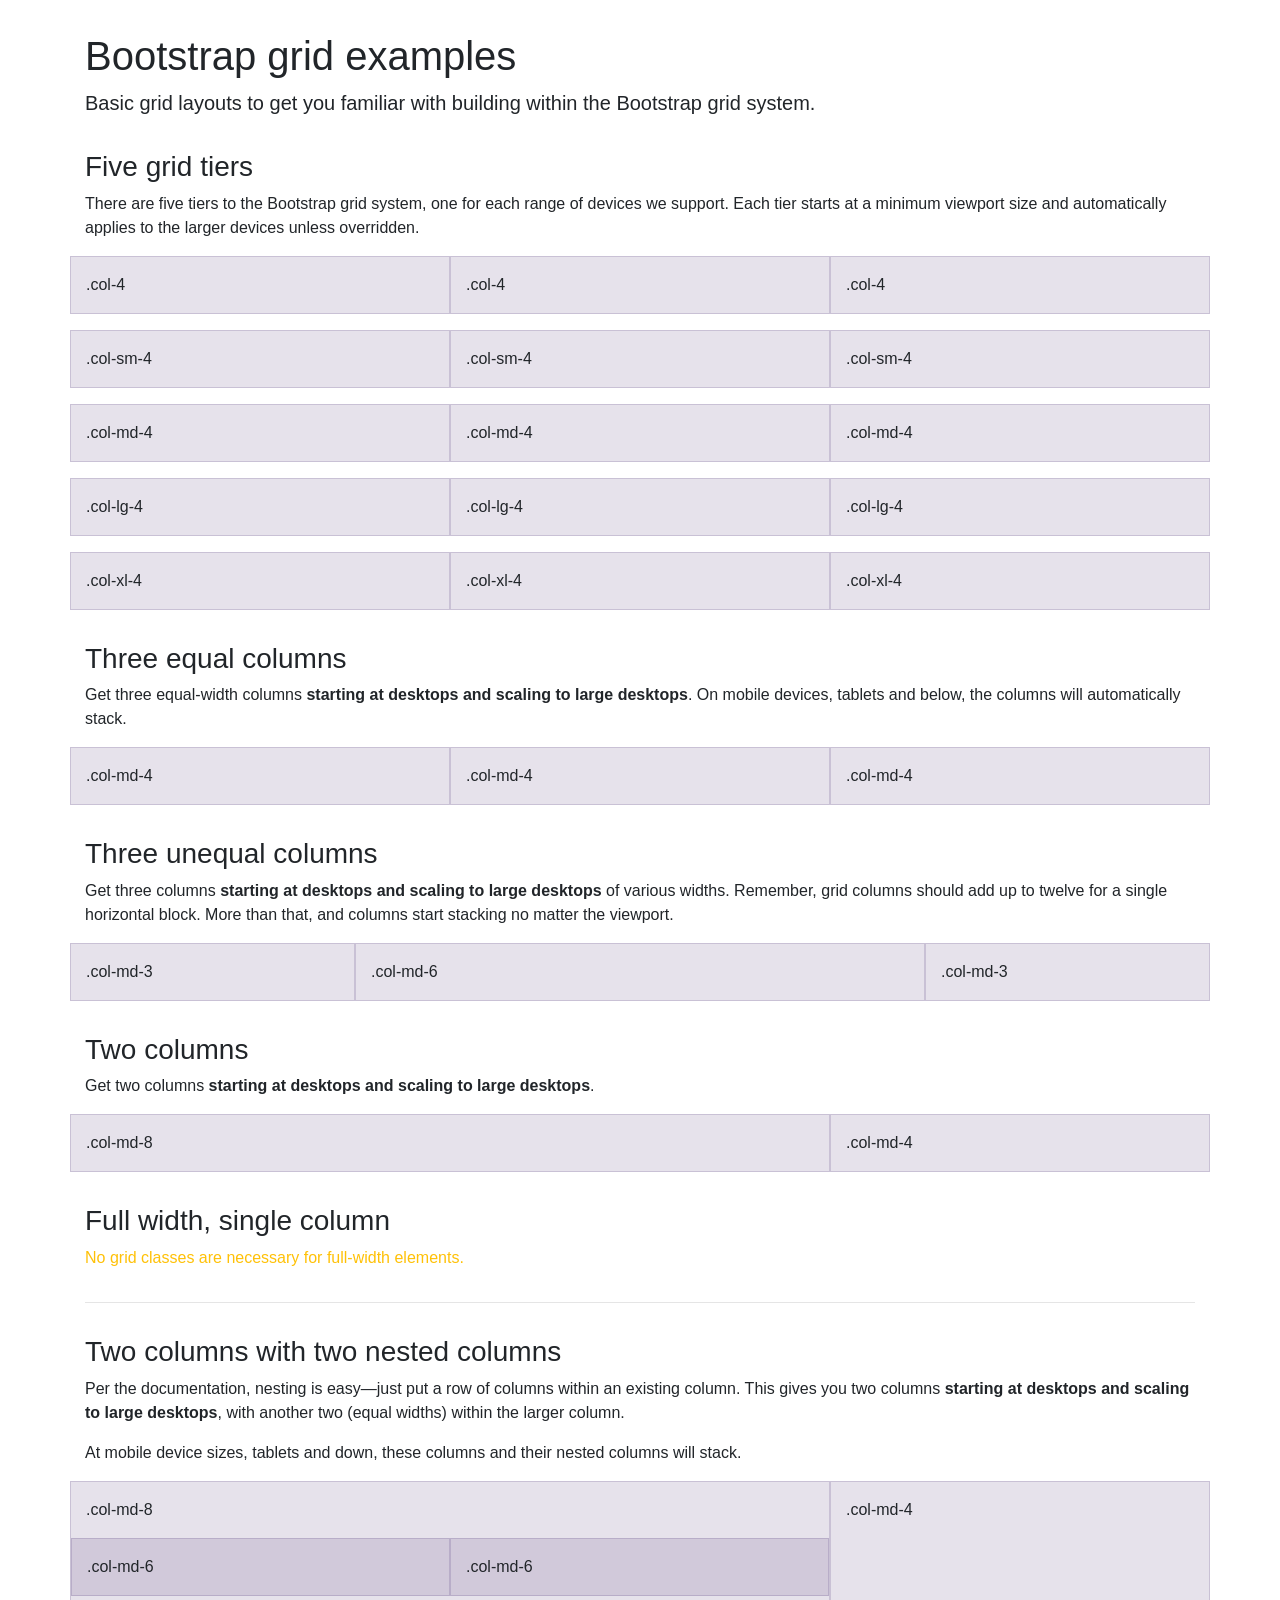
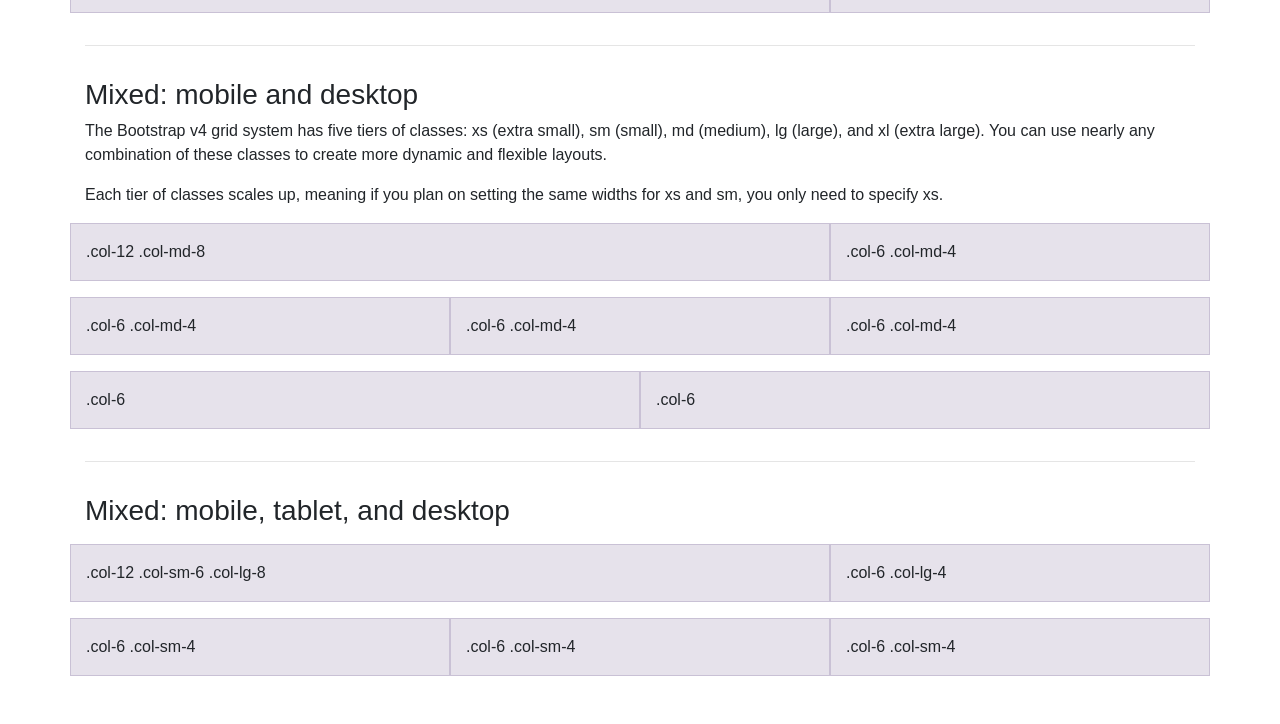
<file: lib/bower_components/bootstrap/docs/4.1/examples/grid/index.html>
<!doctype html>
<html lang="en">
  <head>
    <meta charset="utf-8">
    <meta name="viewport" content="width=device-width, initial-scale=1, shrink-to-fit=no">
    <meta name="description" content="">
    <meta name="author" content="">
    <link rel="icon" href="../../../../favicon.ico">

    <title>Grid Template for Bootstrap</title>

    <!-- Bootstrap core CSS -->
    <link href="../../../../dist/css/bootstrap.min.css" rel="stylesheet">

    <!-- Custom styles for this template -->
    <link href="grid.css" rel="stylesheet">
  </head>

  <body>
    <div class="container">

      <h1>Bootstrap grid examples</h1>
      <p class="lead">Basic grid layouts to get you familiar with building within the Bootstrap grid system.</p>

      <h3>Five grid tiers</h3>
      <p>There are five tiers to the Bootstrap grid system, one for each range of devices we support. Each tier starts at a minimum viewport size and automatically applies to the larger devices unless overridden.</p>

      <div class="row">
        <div class="col-4">.col-4</div>
        <div class="col-4">.col-4</div>
        <div class="col-4">.col-4</div>
      </div>

      <div class="row">
        <div class="col-sm-4">.col-sm-4</div>
        <div class="col-sm-4">.col-sm-4</div>
        <div class="col-sm-4">.col-sm-4</div>
      </div>

      <div class="row">
        <div class="col-md-4">.col-md-4</div>
        <div class="col-md-4">.col-md-4</div>
        <div class="col-md-4">.col-md-4</div>
      </div>

      <div class="row">
        <div class="col-lg-4">.col-lg-4</div>
        <div class="col-lg-4">.col-lg-4</div>
        <div class="col-lg-4">.col-lg-4</div>
      </div>

      <div class="row">
        <div class="col-xl-4">.col-xl-4</div>
        <div class="col-xl-4">.col-xl-4</div>
        <div class="col-xl-4">.col-xl-4</div>
      </div>

      <h3>Three equal columns</h3>
      <p>Get three equal-width columns <strong>starting at desktops and scaling to large desktops</strong>. On mobile devices, tablets and below, the columns will automatically stack.</p>
      <div class="row">
        <div class="col-md-4">.col-md-4</div>
        <div class="col-md-4">.col-md-4</div>
        <div class="col-md-4">.col-md-4</div>
      </div>

      <h3>Three unequal columns</h3>
      <p>Get three columns <strong>starting at desktops and scaling to large desktops</strong> of various widths. Remember, grid columns should add up to twelve for a single horizontal block. More than that, and columns start stacking no matter the viewport.</p>
      <div class="row">
        <div class="col-md-3">.col-md-3</div>
        <div class="col-md-6">.col-md-6</div>
        <div class="col-md-3">.col-md-3</div>
      </div>

      <h3>Two columns</h3>
      <p>Get two columns <strong>starting at desktops and scaling to large desktops</strong>.</p>
      <div class="row">
        <div class="col-md-8">.col-md-8</div>
        <div class="col-md-4">.col-md-4</div>
      </div>

      <h3>Full width, single column</h3>
      <p class="text-warning">No grid classes are necessary for full-width elements.</p>

      <hr>

      <h3>Two columns with two nested columns</h3>
      <p>Per the documentation, nesting is easy—just put a row of columns within an existing column. This gives you two columns <strong>starting at desktops and scaling to large desktops</strong>, with another two (equal widths) within the larger column.</p>
      <p>At mobile device sizes, tablets and down, these columns and their nested columns will stack.</p>
      <div class="row">
        <div class="col-md-8">
          .col-md-8
          <div class="row">
            <div class="col-md-6">.col-md-6</div>
            <div class="col-md-6">.col-md-6</div>
          </div>
        </div>
        <div class="col-md-4">.col-md-4</div>
      </div>

      <hr>

      <h3>Mixed: mobile and desktop</h3>
      <p>The Bootstrap v4 grid system has five tiers of classes: xs (extra small), sm (small), md (medium), lg (large), and xl (extra large). You can use nearly any combination of these classes to create more dynamic and flexible layouts.</p>
      <p>Each tier of classes scales up, meaning if you plan on setting the same widths for xs and sm, you only need to specify xs.</p>
      <div class="row">
        <div class="col-12 col-md-8">.col-12 .col-md-8</div>
        <div class="col-6 col-md-4">.col-6 .col-md-4</div>
      </div>
      <div class="row">
        <div class="col-6 col-md-4">.col-6 .col-md-4</div>
        <div class="col-6 col-md-4">.col-6 .col-md-4</div>
        <div class="col-6 col-md-4">.col-6 .col-md-4</div>
      </div>
      <div class="row">
        <div class="col-6">.col-6</div>
        <div class="col-6">.col-6</div>
      </div>

      <hr>

      <h3>Mixed: mobile, tablet, and desktop</h3>
      <p></p>
      <div class="row">
        <div class="col-12 col-sm-6 col-lg-8">.col-12 .col-sm-6 .col-lg-8</div>
        <div class="col-6 col-lg-4">.col-6 .col-lg-4</div>
      </div>
      <div class="row">
        <div class="col-6 col-sm-4">.col-6 .col-sm-4</div>
        <div class="col-6 col-sm-4">.col-6 .col-sm-4</div>
        <div class="col-6 col-sm-4">.col-6 .col-sm-4</div>
      </div>

    </div> <!-- /container -->
  </body>
</html>
</file>
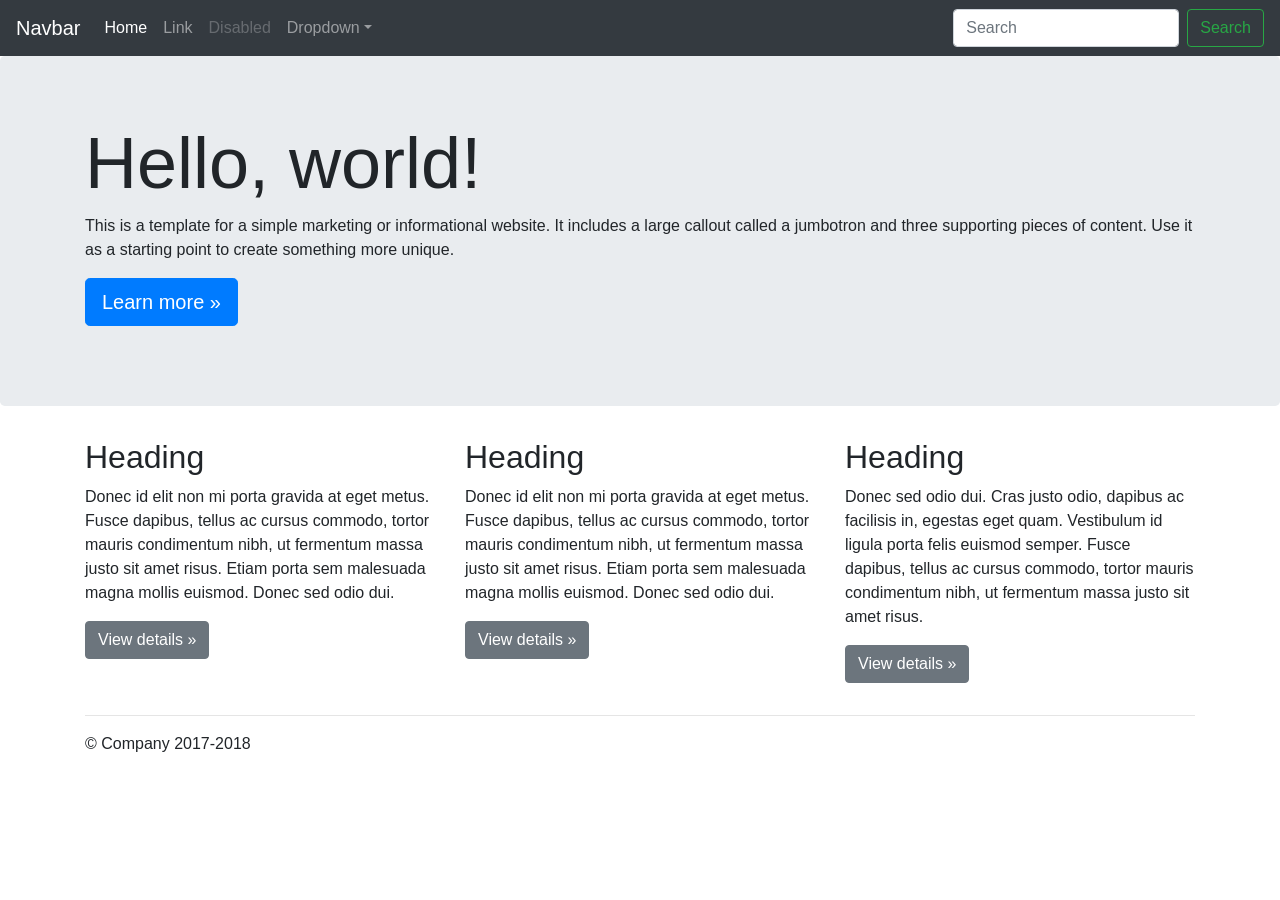
<file: lib/bower_components/bootstrap/docs/4.1/examples/jumbotron/index.html>
<!doctype html>
<html lang="en">
  <head>
    <meta charset="utf-8">
    <meta name="viewport" content="width=device-width, initial-scale=1, shrink-to-fit=no">
    <meta name="description" content="">
    <meta name="author" content="">
    <link rel="icon" href="../../../../favicon.ico">

    <title>Jumbotron Template for Bootstrap</title>

    <!-- Bootstrap core CSS -->
    <link href="../../../../dist/css/bootstrap.min.css" rel="stylesheet">

    <!-- Custom styles for this template -->
    <link href="jumbotron.css" rel="stylesheet">
  </head>

  <body>

    <nav class="navbar navbar-expand-md navbar-dark fixed-top bg-dark">
      <a class="navbar-brand" href="#">Navbar</a>
      <button class="navbar-toggler" type="button" data-toggle="collapse" data-target="#navbarsExampleDefault" aria-controls="navbarsExampleDefault" aria-expanded="false" aria-label="Toggle navigation">
        <span class="navbar-toggler-icon"></span>
      </button>

      <div class="collapse navbar-collapse" id="navbarsExampleDefault">
        <ul class="navbar-nav mr-auto">
          <li class="nav-item active">
            <a class="nav-link" href="#">Home <span class="sr-only">(current)</span></a>
          </li>
          <li class="nav-item">
            <a class="nav-link" href="#">Link</a>
          </li>
          <li class="nav-item">
            <a class="nav-link disabled" href="#">Disabled</a>
          </li>
          <li class="nav-item dropdown">
            <a class="nav-link dropdown-toggle" href="http://example.com" id="dropdown01" data-toggle="dropdown" aria-haspopup="true" aria-expanded="false">Dropdown</a>
            <div class="dropdown-menu" aria-labelledby="dropdown01">
              <a class="dropdown-item" href="#">Action</a>
              <a class="dropdown-item" href="#">Another action</a>
              <a class="dropdown-item" href="#">Something else here</a>
            </div>
          </li>
        </ul>
        <form class="form-inline my-2 my-lg-0">
          <input class="form-control mr-sm-2" type="text" placeholder="Search" aria-label="Search">
          <button class="btn btn-outline-success my-2 my-sm-0" type="submit">Search</button>
        </form>
      </div>
    </nav>

    <main role="main">

      <!-- Main jumbotron for a primary marketing message or call to action -->
      <div class="jumbotron">
        <div class="container">
          <h1 class="display-3">Hello, world!</h1>
          <p>This is a template for a simple marketing or informational website. It includes a large callout called a jumbotron and three supporting pieces of content. Use it as a starting point to create something more unique.</p>
          <p><a class="btn btn-primary btn-lg" href="#" role="button">Learn more &raquo;</a></p>
        </div>
      </div>

      <div class="container">
        <!-- Example row of columns -->
        <div class="row">
          <div class="col-md-4">
            <h2>Heading</h2>
            <p>Donec id elit non mi porta gravida at eget metus. Fusce dapibus, tellus ac cursus commodo, tortor mauris condimentum nibh, ut fermentum massa justo sit amet risus. Etiam porta sem malesuada magna mollis euismod. Donec sed odio dui. </p>
            <p><a class="btn btn-secondary" href="#" role="button">View details &raquo;</a></p>
          </div>
          <div class="col-md-4">
            <h2>Heading</h2>
            <p>Donec id elit non mi porta gravida at eget metus. Fusce dapibus, tellus ac cursus commodo, tortor mauris condimentum nibh, ut fermentum massa justo sit amet risus. Etiam porta sem malesuada magna mollis euismod. Donec sed odio dui. </p>
            <p><a class="btn btn-secondary" href="#" role="button">View details &raquo;</a></p>
          </div>
          <div class="col-md-4">
            <h2>Heading</h2>
            <p>Donec sed odio dui. Cras justo odio, dapibus ac facilisis in, egestas eget quam. Vestibulum id ligula porta felis euismod semper. Fusce dapibus, tellus ac cursus commodo, tortor mauris condimentum nibh, ut fermentum massa justo sit amet risus.</p>
            <p><a class="btn btn-secondary" href="#" role="button">View details &raquo;</a></p>
          </div>
        </div>

        <hr>

      </div> <!-- /container -->

    </main>

    <footer class="container">
      <p>&copy; Company 2017-2018</p>
    </footer>

    <!-- Bootstrap core JavaScript
    ================================================== -->
    <!-- Placed at the end of the document so the pages load faster -->
    <script src="https://code.jquery.com/jquery-3.3.1.slim.min.js" integrity="sha384-q8i/X+965DzO0rT7abK41JStQIAqVgRVzpbzo5smXKp4YfRvH+8abtTE1Pi6jizo" crossorigin="anonymous"></script>
    <script>window.jQuery || document.write('<script src="../../../../assets/js/vendor/jquery-slim.min.js"><\/script>')</script>
    <script src="../../../../assets/js/vendor/popper.min.js"></script>
    <script src="../../../../dist/js/bootstrap.min.js"></script>
  </body>
</html>
</file>
<file: lib/bower_components/smartmenus/src/css/sm-core-css.css>
/* Mobile first layout SmartMenus Core CSS (it's not recommended editing these rules)
   You need this once per page no matter how many menu trees or different themes you use.
-------------------------------------------------------------------------------------------*/

.sm{position:relative;z-index:9999;}
.sm,.sm ul,.sm li{display:block;list-style:none;margin:0;padding:0;line-height:normal;direction:ltr;text-align:left;-webkit-tap-highlight-color:rgba(0,0,0,0);}
.sm-rtl,.sm-rtl ul,.sm-rtl li{direction:rtl;text-align:right;}
.sm>li>h1,.sm>li>h2,.sm>li>h3,.sm>li>h4,.sm>li>h5,.sm>li>h6{margin:0;padding:0;}
.sm ul{display:none;}
.sm li,.sm a{position:relative;}
.sm a{display:block;}
.sm a.disabled{cursor:not-allowed;}
.sm:after{content:"\00a0";display:block;height:0;font:0px/0 serif;clear:both;visibility:hidden;overflow:hidden;}
.sm,.sm *,.sm *:before,.sm *:after{-moz-box-sizing:border-box;-webkit-box-sizing:border-box;box-sizing:border-box;}
</file>
<file: lib/bower_components/smartmenus/src/css/sm-blue/sm-blue.css>
@import url(http://fonts.googleapis.com/css?family=PT+Sans+Narrow:400,700);
.sm-blue {
  background: transparent;
  -webkit-border-radius: 8px;
  -moz-border-radius: 8px;
  -ms-border-radius: 8px;
  -o-border-radius: 8px;
  border-radius: 8px;
  -webkit-box-shadow: 0 1px 4px rgba(0, 0, 0, 0.2);
  -moz-box-shadow: 0 1px 4px rgba(0, 0, 0, 0.2);
  box-shadow: 0 1px 4px rgba(0, 0, 0, 0.2);
}
.sm-blue a, .sm-blue a:hover, .sm-blue a:focus, .sm-blue a:active {
  padding: 10px 20px;
  /* make room for the toggle button (sub indicator) */
  padding-right: 58px;
  background: #3092c0;
  background-image: -webkit-gradient(linear, to bottom, to top, color-stop(0%, #3298c8), color-stop(100%, #2e8cb8));
  background-image: -webkit-linear-gradient(to bottom, #3298c8, #2e8cb8);
  background-image: -moz-linear-gradient(to bottom, #3298c8, #2e8cb8);
  background-image: -o-linear-gradient(to bottom, #3298c8, #2e8cb8);
  background-image: linear-gradient(to bottom, #3298c8, #2e8cb8);
  color: white;
  font-family: "PT Sans Narrow", "Arial Narrow", Arial, Helvetica, sans-serif;
  font-size: 18px;
  font-weight: bold;
  line-height: 23px;
  text-decoration: none;
  text-shadow: 0 1px 0 rgba(0, 0, 0, 0.2);
}
.sm-blue a.current {
  background: #006892;
  background-image: -webkit-gradient(linear, to bottom, to top, color-stop(0%, #006188), color-stop(100%, #006f9c));
  background-image: -webkit-linear-gradient(to bottom, #006188, #006f9c);
  background-image: -moz-linear-gradient(to bottom, #006188, #006f9c);
  background-image: -o-linear-gradient(to bottom, #006188, #006f9c);
  background-image: linear-gradient(to bottom, #006188, #006f9c);
  color: white;
}
.sm-blue a.disabled {
  color: #a1d1e8;
}
.sm-blue a span.sub-arrow {
  position: absolute;
  top: 50%;
  margin-top: -17px;
  left: auto;
  right: 4px;
  width: 34px;
  height: 34px;
  overflow: hidden;
  font: bold 16px/34px monospace !important;
  text-align: center;
  text-shadow: none;
  background: rgba(0, 0, 0, 0.1);
  -webkit-border-radius: 4px;
  -moz-border-radius: 4px;
  -ms-border-radius: 4px;
  -o-border-radius: 4px;
  border-radius: 4px;
}
.sm-blue a.highlighted span.sub-arrow:before {
  display: block;
  content: '-';
}
.sm-blue > li:first-child > a, .sm-blue > li:first-child > :not(ul) a {
  -webkit-border-radius: 8px 8px 0 0;
  -moz-border-radius: 8px 8px 0 0;
  -ms-border-radius: 8px 8px 0 0;
  -o-border-radius: 8px 8px 0 0;
  border-radius: 8px 8px 0 0;
}
.sm-blue > li:last-child > a, .sm-blue > li:last-child > *:not(ul) a, .sm-blue > li:last-child > ul,
.sm-blue > li:last-child > ul > li:last-child > a, .sm-blue > li:last-child > ul > li:last-child > *:not(ul) a, .sm-blue > li:last-child > ul > li:last-child > ul,
.sm-blue > li:last-child > ul > li:last-child > ul > li:last-child > a, .sm-blue > li:last-child > ul > li:last-child > ul > li:last-child > *:not(ul) a, .sm-blue > li:last-child > ul > li:last-child > ul > li:last-child > ul,
.sm-blue > li:last-child > ul > li:last-child > ul > li:last-child > ul > li:last-child > a, .sm-blue > li:last-child > ul > li:last-child > ul > li:last-child > ul > li:last-child > *:not(ul) a, .sm-blue > li:last-child > ul > li:last-child > ul > li:last-child > ul > li:last-child > ul,
.sm-blue > li:last-child > ul > li:last-child > ul > li:last-child > ul > li:last-child > ul > li:last-child > a, .sm-blue > li:last-child > ul > li:last-child > ul > li:last-child > ul > li:last-child > ul > li:last-child > *:not(ul) a, .sm-blue > li:last-child > ul > li:last-child > ul > li:last-child > ul > li:last-child > ul > li:last-child > ul {
  -webkit-border-radius: 0 0 8px 8px;
  -moz-border-radius: 0 0 8px 8px;
  -ms-border-radius: 0 0 8px 8px;
  -o-border-radius: 0 0 8px 8px;
  border-radius: 0 0 8px 8px;
}
.sm-blue > li:last-child > a.highlighted, .sm-blue > li:last-child > *:not(ul) a.highlighted,
.sm-blue > li:last-child > ul > li:last-child > a.highlighted, .sm-blue > li:last-child > ul > li:last-child > *:not(ul) a.highlighted,
.sm-blue > li:last-child > ul > li:last-child > ul > li:last-child > a.highlighted, .sm-blue > li:last-child > ul > li:last-child > ul > li:last-child > *:not(ul) a.highlighted,
.sm-blue > li:last-child > ul > li:last-child > ul > li:last-child > ul > li:last-child > a.highlighted, .sm-blue > li:last-child > ul > li:last-child > ul > li:last-child > ul > li:last-child > *:not(ul) a.highlighted,
.sm-blue > li:last-child > ul > li:last-child > ul > li:last-child > ul > li:last-child > ul > li:last-child > a.highlighted, .sm-blue > li:last-child > ul > li:last-child > ul > li:last-child > ul > li:last-child > ul > li:last-child > *:not(ul) a.highlighted {
  -webkit-border-radius: 0;
  -moz-border-radius: 0;
  -ms-border-radius: 0;
  -o-border-radius: 0;
  border-radius: 0;
}
.sm-blue ul {
  background: white;
}
.sm-blue ul ul {
  background: rgba(102, 102, 102, 0.1);
}
.sm-blue ul a, .sm-blue ul a:hover, .sm-blue ul a:focus, .sm-blue ul a:active {
  background: transparent;
  color: #2b82ac;
  font-size: 16px;
  text-shadow: none;
  border-left: 8px solid transparent;
}
.sm-blue ul a.current {
  background: #006892;
  background-image: -webkit-gradient(linear, to bottom, to top, color-stop(0%, #006188), color-stop(100%, #006f9c));
  background-image: -webkit-linear-gradient(to bottom, #006188, #006f9c);
  background-image: -moz-linear-gradient(to bottom, #006188, #006f9c);
  background-image: -o-linear-gradient(to bottom, #006188, #006f9c);
  background-image: linear-gradient(to bottom, #006188, #006f9c);
  color: white;
}
.sm-blue ul a.disabled {
  color: #b3b3b3;
}
.sm-blue ul ul a,
.sm-blue ul ul a:hover,
.sm-blue ul ul a:focus,
.sm-blue ul ul a:active {
  border-left: 16px solid transparent;
}
.sm-blue ul ul ul a,
.sm-blue ul ul ul a:hover,
.sm-blue ul ul ul a:focus,
.sm-blue ul ul ul a:active {
  border-left: 24px solid transparent;
}
.sm-blue ul ul ul ul a,
.sm-blue ul ul ul ul a:hover,
.sm-blue ul ul ul ul a:focus,
.sm-blue ul ul ul ul a:active {
  border-left: 32px solid transparent;
}
.sm-blue ul ul ul ul ul a,
.sm-blue ul ul ul ul ul a:hover,
.sm-blue ul ul ul ul ul a:focus,
.sm-blue ul ul ul ul ul a:active {
  border-left: 40px solid transparent;
}
.sm-blue ul li {
  border-top: 1px solid rgba(0, 0, 0, 0.05);
}
.sm-blue ul li:first-child {
  border-top: 0;
}

@media (min-width: 768px) {
  /* Switch to desktop layout
  -----------------------------------------------
     These transform the menu tree from
     collapsible to desktop (navbar + dropdowns)
  -----------------------------------------------*/
  /* start... (it's not recommended editing these rules) */
  .sm-blue ul {
    position: absolute;
    width: 12em;
  }

  .sm-blue li {
    float: left;
  }

  .sm-blue.sm-rtl li {
    float: right;
  }

  .sm-blue ul li, .sm-blue.sm-rtl ul li, .sm-blue.sm-vertical li {
    float: none;
  }

  .sm-blue a {
    white-space: nowrap;
  }

  .sm-blue ul a, .sm-blue.sm-vertical a {
    white-space: normal;
  }

  .sm-blue .sm-nowrap > li > a, .sm-blue .sm-nowrap > li > :not(ul) a {
    white-space: nowrap;
  }

  /* ...end */
  .sm-blue {
    background: #3092c0;
    background-image: -webkit-gradient(linear, to bottom, to top, color-stop(0%, #3298c8), color-stop(100%, #2e8cb8));
    background-image: -webkit-linear-gradient(to bottom, #3298c8, #2e8cb8);
    background-image: -moz-linear-gradient(to bottom, #3298c8, #2e8cb8);
    background-image: -o-linear-gradient(to bottom, #3298c8, #2e8cb8);
    background-image: linear-gradient(to bottom, #3298c8, #2e8cb8);
    -webkit-border-radius: 8px;
    -moz-border-radius: 8px;
    -ms-border-radius: 8px;
    -o-border-radius: 8px;
    border-radius: 8px;
    -webkit-box-shadow: 0 1px 1px rgba(0, 0, 0, 0.2);
    -moz-box-shadow: 0 1px 1px rgba(0, 0, 0, 0.2);
    box-shadow: 0 1px 1px rgba(0, 0, 0, 0.2);
  }
  .sm-blue a, .sm-blue a:hover, .sm-blue a:focus, .sm-blue a:active, .sm-blue a.highlighted {
    padding: 13px 24px;
    background: #3092c0;
    background-image: -webkit-gradient(linear, to bottom, to top, color-stop(0%, #3298c8), color-stop(100%, #2e8cb8));
    background-image: -webkit-linear-gradient(to bottom, #3298c8, #2e8cb8);
    background-image: -moz-linear-gradient(to bottom, #3298c8, #2e8cb8);
    background-image: -o-linear-gradient(to bottom, #3298c8, #2e8cb8);
    background-image: linear-gradient(to bottom, #3298c8, #2e8cb8);
    color: white;
  }
  .sm-blue a:hover, .sm-blue a:focus, .sm-blue a:active, .sm-blue a.highlighted {
    background: #2b82ac;
    background-image: -webkit-gradient(linear, to bottom, to top, color-stop(0%, #2d89b4), color-stop(100%, #297ca3));
    background-image: -webkit-linear-gradient(to bottom, #2d89b4, #297ca3);
    background-image: -moz-linear-gradient(to bottom, #2d89b4, #297ca3);
    background-image: -o-linear-gradient(to bottom, #2d89b4, #297ca3);
    background-image: linear-gradient(to bottom, #2d89b4, #297ca3);
  }
  .sm-blue a.current {
    background: #006892;
    background-image: -webkit-gradient(linear, to bottom, to top, color-stop(0%, #006188), color-stop(100%, #006f9c));
    background-image: -webkit-linear-gradient(to bottom, #006188, #006f9c);
    background-image: -moz-linear-gradient(to bottom, #006188, #006f9c);
    background-image: -o-linear-gradient(to bottom, #006188, #006f9c);
    background-image: linear-gradient(to bottom, #006188, #006f9c);
    color: white;
  }
  .sm-blue a.disabled {
    background: #3092c0;
    background-image: -webkit-gradient(linear, to bottom, to top, color-stop(0%, #3298c8), color-stop(100%, #2e8cb8));
    background-image: -webkit-linear-gradient(to bottom, #3298c8, #2e8cb8);
    background-image: -moz-linear-gradient(to bottom, #3298c8, #2e8cb8);
    background-image: -o-linear-gradient(to bottom, #3298c8, #2e8cb8);
    background-image: linear-gradient(to bottom, #3298c8, #2e8cb8);
    color: #a1d1e8;
  }
  .sm-blue a span.sub-arrow {
    top: auto;
    margin-top: 0;
    bottom: 2px;
    left: 50%;
    margin-left: -5px;
    right: auto;
    width: 0;
    height: 0;
    border-width: 5px;
    border-style: solid dashed dashed dashed;
    border-color: #a1d1e8 transparent transparent transparent;
    background: transparent;
    -webkit-border-radius: 0;
    -moz-border-radius: 0;
    -ms-border-radius: 0;
    -o-border-radius: 0;
    border-radius: 0;
  }
  .sm-blue a.highlighted span.sub-arrow:before {
    display: none;
  }
  .sm-blue > li:first-child > a, .sm-blue > li:first-child > :not(ul) a {
    -webkit-border-radius: 8px 0 0 8px;
    -moz-border-radius: 8px 0 0 8px;
    -ms-border-radius: 8px 0 0 8px;
    -o-border-radius: 8px 0 0 8px;
    border-radius: 8px 0 0 8px;
  }
  .sm-blue > li:last-child > a, .sm-blue > li:last-child > :not(ul) a {
    -webkit-border-radius: 0 8px 8px 0 !important;
    -moz-border-radius: 0 8px 8px 0 !important;
    -ms-border-radius: 0 8px 8px 0 !important;
    -o-border-radius: 0 8px 8px 0 !important;
    border-radius: 0 8px 8px 0 !important;
  }
  .sm-blue > li {
    border-left: 1px solid #2b82ac;
  }
  .sm-blue > li:first-child {
    border-left: 0;
  }
  .sm-blue ul {
    border: 1px solid #a8a8a8;
    padding: 7px 0;
    background: white;
    -webkit-border-radius: 0 0 4px 4px;
    -moz-border-radius: 0 0 4px 4px;
    -ms-border-radius: 0 0 4px 4px;
    -o-border-radius: 0 0 4px 4px;
    border-radius: 0 0 4px 4px;
    -webkit-box-shadow: 0 5px 12px rgba(0, 0, 0, 0.2);
    -moz-box-shadow: 0 5px 12px rgba(0, 0, 0, 0.2);
    box-shadow: 0 5px 12px rgba(0, 0, 0, 0.2);
  }
  .sm-blue ul ul {
    -webkit-border-radius: 4px;
    -moz-border-radius: 4px;
    -ms-border-radius: 4px;
    -o-border-radius: 4px;
    border-radius: 4px;
    background: white;
  }
  .sm-blue ul a, .sm-blue ul a:hover, .sm-blue ul a:focus, .sm-blue ul a:active, .sm-blue ul a.highlighted {
    border: 0 !important;
    padding: 9px 23px;
    background: transparent;
    color: #2b82ac;
    -webkit-border-radius: 0 !important;
    -moz-border-radius: 0 !important;
    -ms-border-radius: 0 !important;
    -o-border-radius: 0 !important;
    border-radius: 0 !important;
  }
  .sm-blue ul a:hover, .sm-blue ul a:focus, .sm-blue ul a:active, .sm-blue ul a.highlighted {
    background: #3092c0;
    background-image: -webkit-gradient(linear, to bottom, to top, color-stop(0%, #3298c8), color-stop(100%, #2e8cb8));
    background-image: -webkit-linear-gradient(to bottom, #3298c8, #2e8cb8);
    background-image: -moz-linear-gradient(to bottom, #3298c8, #2e8cb8);
    background-image: -o-linear-gradient(to bottom, #3298c8, #2e8cb8);
    background-image: linear-gradient(to bottom, #3298c8, #2e8cb8);
    color: white;
  }
  .sm-blue ul a.current {
    background: #006892;
    background-image: -webkit-gradient(linear, to bottom, to top, color-stop(0%, #006188), color-stop(100%, #006f9c));
    background-image: -webkit-linear-gradient(to bottom, #006188, #006f9c);
    background-image: -moz-linear-gradient(to bottom, #006188, #006f9c);
    background-image: -o-linear-gradient(to bottom, #006188, #006f9c);
    background-image: linear-gradient(to bottom, #006188, #006f9c);
    color: white;
  }
  .sm-blue ul a.disabled {
    background: white;
    color: #b3b3b3;
  }
  .sm-blue ul a span.sub-arrow {
    top: 50%;
    margin-top: -5px;
    bottom: auto;
    left: auto;
    margin-left: 0;
    right: 10px;
    border-style: dashed dashed dashed solid;
    border-color: transparent transparent transparent #a1d1e8;
  }
  .sm-blue ul li {
    border: 0;
  }
  .sm-blue span.scroll-up,
  .sm-blue span.scroll-down {
    position: absolute;
    display: none;
    visibility: hidden;
    overflow: hidden;
    background: white;
    height: 20px;
  }
  .sm-blue span.scroll-up-arrow, .sm-blue span.scroll-down-arrow {
    position: absolute;
    top: -2px;
    left: 50%;
    margin-left: -8px;
    width: 0;
    height: 0;
    overflow: hidden;
    border-width: 8px;
    border-style: dashed dashed solid dashed;
    border-color: transparent transparent #2b82ac transparent;
  }
  .sm-blue span.scroll-down-arrow {
    top: 6px;
    border-style: solid dashed dashed dashed;
    border-color: #2b82ac transparent transparent transparent;
  }
  .sm-blue.sm-rtl.sm-vertical a span.sub-arrow {
    right: auto;
    left: 10px;
    border-style: dashed solid dashed dashed;
    border-color: transparent #a1d1e8 transparent transparent;
  }
  .sm-blue.sm-rtl > li:first-child > a, .sm-blue.sm-rtl > li:first-child > :not(ul) a {
    -webkit-border-radius: 0 8px 8px 0;
    -moz-border-radius: 0 8px 8px 0;
    -ms-border-radius: 0 8px 8px 0;
    -o-border-radius: 0 8px 8px 0;
    border-radius: 0 8px 8px 0;
  }
  .sm-blue.sm-rtl > li:last-child > a, .sm-blue.sm-rtl > li:last-child > :not(ul) a {
    -webkit-border-radius: 8px 0 0 8px !important;
    -moz-border-radius: 8px 0 0 8px !important;
    -ms-border-radius: 8px 0 0 8px !important;
    -o-border-radius: 8px 0 0 8px !important;
    border-radius: 8px 0 0 8px !important;
  }
  .sm-blue.sm-rtl > li:first-child {
    border-left: 1px solid #2b82ac;
  }
  .sm-blue.sm-rtl > li:last-child {
    border-left: 0;
  }
  .sm-blue.sm-rtl ul a span.sub-arrow {
    right: auto;
    left: 10px;
    border-style: dashed solid dashed dashed;
    border-color: transparent #a1d1e8 transparent transparent;
  }
  .sm-blue.sm-vertical {
    -webkit-box-shadow: 0 1px 4px rgba(0, 0, 0, 0.2);
    -moz-box-shadow: 0 1px 4px rgba(0, 0, 0, 0.2);
    box-shadow: 0 1px 4px rgba(0, 0, 0, 0.2);
  }
  .sm-blue.sm-vertical a {
    padding: 9px 23px;
  }
  .sm-blue.sm-vertical a span.sub-arrow {
    top: 50%;
    margin-top: -5px;
    bottom: auto;
    left: auto;
    margin-left: 0;
    right: 10px;
    border-style: dashed dashed dashed solid;
    border-color: transparent transparent transparent #a1d1e8;
  }
  .sm-blue.sm-vertical > li:first-child > a, .sm-blue.sm-vertical > li:first-child > :not(ul) a {
    -webkit-border-radius: 8px 8px 0 0;
    -moz-border-radius: 8px 8px 0 0;
    -ms-border-radius: 8px 8px 0 0;
    -o-border-radius: 8px 8px 0 0;
    border-radius: 8px 8px 0 0;
  }
  .sm-blue.sm-vertical > li:last-child > a, .sm-blue.sm-vertical > li:last-child > :not(ul) a {
    -webkit-border-radius: 0 0 8px 8px !important;
    -moz-border-radius: 0 0 8px 8px !important;
    -ms-border-radius: 0 0 8px 8px !important;
    -o-border-radius: 0 0 8px 8px !important;
    border-radius: 0 0 8px 8px !important;
  }
  .sm-blue.sm-vertical > li {
    border-left: 0 !important;
  }
  .sm-blue.sm-vertical ul {
    -webkit-border-radius: 4px !important;
    -moz-border-radius: 4px !important;
    -ms-border-radius: 4px !important;
    -o-border-radius: 4px !important;
    border-radius: 4px !important;
  }
  .sm-blue.sm-vertical ul a {
    padding: 9px 23px;
  }
}
</file>
<file: lib/bower_components/smartmenus/src/libs/demo-assets/demo.css>
/* Import "Lora" font from Google fonts */
@import url(http://fonts.googleapis.com/css?family=Lora:400,700);

html, body {
	background:#fbf3e8;
}
body {
	margin:0;
	padding:2em 5px;
	font:100% Lora,Georgia,'Times New Roman',Times,serif;
	color:#222;
}
#content {
	padding:0 5px;
}
#content p a {
	word-wrap:break-word;
}
h1, h2, h3 {
	font-family:"PT Sans Narrow","Arial Narrow",Arial,Helvetica,sans-serif;
	font-weight:bold;
	color:#1675A1;
}
h1 {
	margin-top:1em;
	margin-bottom:0.36em;
	font-size:2.26em;
}
h2 {
	font-size:1.667em;
}
h2, h3, h4 {
	margin-top:0;
	margin-bottom:0.416em;
}
p, ul, dl {
	margin-bottom:1.5em;
	line-height:1.625em;
}
ul {
	list-style:circle;
	padding-left:1.3em;
}
a {
	color:#D23600;
	text-decoration:none;
}
a:hover, a:focus, a:active {
	color:#980000;
}
small {
	font-size:0.8em;
}
#themes {
	margin:2.5625em 0 2em 0;
	border:1px solid;
 	border-color:#ebe3d9;
 	border-color:rgba(0,0,0,0.04);
	padding:2.5%;
	background:#f4ece1;
	background:rgba(0,0,0,0.03);
	-moz-border-radius:8px;
	-webkit-border-radius:8px;
	border-radius:8px;
}
#themes p:last-child {
	margin-bottom:0;
}
#themes select {
	display:block;
	width:100%;
	height:24px;
	line-height:24px;
	background:#fff;
}
#themes label {
	margin-left:0.3em;
}
.right-column h2 {
	margin-top:0;
}
.right-column h4 {
	font-size:1em;
	font-weight:normal;
}
dl.docs-terms dt {
	margin:0 0 0.5em 0;
	font-weight:bold;
}
dl.docs-terms dd {
	margin:0 0 1.5em 1.3em;
}
dl.docs-arguments {
	margin:0 0 0 1.3em;
}
dl.docs-arguments dt, dl.docs-arguments dd {
	margin:0;
}
pre.sh_sourceCode {
	border:1px solid;
	border-color:#e1ddd8;
	border-color:rgba(0,0,0,0.10);
	padding:0.5em;
	background:#f9f5f0;
	background:rgba(255,255,255,0.5);
	overflow:auto;
	min-width:0;
	font:0.89em Consolas,'Lucida Console',Monaco,'Courier New',Courier,monospace;
	-moz-border-radius:3px;
	-webkit-border-radius:3px;
	border-radius:3px;
}
code {
	background:#f9f5f0;
	background:rgba(255,255,255,0.5);
	-moz-border-radius:3px;
	-webkit-border-radius:3px;
	border-radius:3px;
}
kbd {
	/* Thanks to: https://github.com/michaelhue/keyscss */
	display: inline;
	display: inline-block;
	min-width: 1em;
	padding: .2em .3em;
	font: normal .85em/1 "Arial Unicode MS", "Lucida Grande", "Lucida Sans Unicode", Arial, Helvetica, sans-serif;
	text-align: center;
	-moz-border-radius: .3em;
	-webkit-border-radius: .3em;
	border-radius: .3em;
	cursor: default;
	-moz-user-select: none;
	-webkit-user-select: none;
	user-select: none;
	background: #555;
	background-image:-moz-linear-gradient(top,rgb(70,70,70) 0%,rgb(90,90,90) 100%);
	background-image:-webkit-gradient(linear,left top,left bottom,color-stop(0%,rgb(70,70,70)),color-stop(100%,rgb(90,90,90)));
	background-image:-webkit-linear-gradient(top,rgb(70,70,70) 0%,rgb(90,90,90) 100%);
	background-image:-o-linear-gradient(top,rgb(70,70,70) 0%,rgb(90,90,90) 100%);
	background-image:-ms-linear-gradient(top,rgb(70,70,70) 0%,rgb(90,90,90) 100%);
	background-image:linear-gradient(top,rgb(70,70,70) 0%,rgb(90,90,90) 100%);
	color: #fff;
	text-shadow: -1px -1px 0 rgb(70, 70, 70);
	-moz-box-shadow: inset 0 0 1px rgb(150, 150, 150), inset 0 -.05em .4em rgb(80, 80, 80), 0 .1em 0 rgb(30, 30, 30), 0 .1em .1em rgba(0, 0, 0, .3);
	-webkit-box-shadow: inset 0 0 1px rgb(150, 150, 150), inset 0 -.05em .4em rgb(80, 80, 80), 0 .1em 0 rgb(30, 30, 30), 0 .1em .1em rgba(0, 0, 0, .3);
	box-shadow: inset 0 0 1px rgb(150, 150, 150), inset 0 -.05em .4em rgb(80, 80, 80), 0 .1em 0 rgb(30, 30, 30), 0 .1em .1em rgba(0, 0, 0, .3);
}
.pagination {
	text-align:center;
}
.pagination a {
	margin:1em 0.5em 0 0.5em;
	display:inline-block;
	border:1px solid #dad3c9;
	border-color:rgba(0,0,0,0.10);
	padding:0.111em 0.666em;
	text-decoration:none;
	color:#1675A1;
	-moz-border-radius:50px;
	-webkit-border-radius:50px;
	border-radius:50px;
}
.pagination a:hover, .pagination a:focus, .pagination a:active {
	color:#d23600;
}
@media (min-width: 640px) {
	body {
		padding:2em;
		font-size:112.5%;
	}
	.columns {
		overflow:hidden;
	}
	.left-column, .right-column {
		float:left;
		width:50%;
	}
	.right-column {
		float:right;
	}
	#content {
		margin:0 24px;
		padding:0;
	}
	#themes {
		margin:2.5625em 24px 2em 24px;
	}
}
</file>
<file: lib/bower_components/bootstrap/docs/4.1/examples/album/album.css>
:root {
  --jumbotron-padding-y: 3rem;
}

.jumbotron {
  padding-top: var(--jumbotron-padding-y);
  padding-bottom: var(--jumbotron-padding-y);
  margin-bottom: 0;
  background-color: #fff;
}
@media (min-width: 768px) {
  .jumbotron {
    padding-top: calc(var(--jumbotron-padding-y) * 2);
    padding-bottom: calc(var(--jumbotron-padding-y) * 2);
  }
}

.jumbotron p:last-child {
  margin-bottom: 0;
}

.jumbotron-heading {
  font-weight: 300;
}

.jumbotron .container {
  max-width: 40rem;
}

footer {
  padding-top: 3rem;
  padding-bottom: 3rem;
}

footer p {
  margin-bottom: .25rem;
}

.box-shadow { box-shadow: 0 .25rem .75rem rgba(0, 0, 0, .05); }
</file>
<file: lib/bower_components/bootstrap/docs/4.1/examples/blog/blog.css>
/* stylelint-disable selector-list-comma-newline-after */

.blog-header {
  line-height: 1;
  border-bottom: 1px solid #e5e5e5;
}

.blog-header-logo {
  font-family: "Playfair Display", Georgia, "Times New Roman", serif;
  font-size: 2.25rem;
}

.blog-header-logo:hover {
  text-decoration: none;
}

h1, h2, h3, h4, h5, h6 {
  font-family: "Playfair Display", Georgia, "Times New Roman", serif;
}

.display-4 {
  font-size: 2.5rem;
}
@media (min-width: 768px) {
  .display-4 {
    font-size: 3rem;
  }
}

.nav-scroller {
  position: relative;
  z-index: 2;
  height: 2.75rem;
  overflow-y: hidden;
}

.nav-scroller .nav {
  display: -ms-flexbox;
  display: flex;
  -ms-flex-wrap: nowrap;
  flex-wrap: nowrap;
  padding-bottom: 1rem;
  margin-top: -1px;
  overflow-x: auto;
  text-align: center;
  white-space: nowrap;
  -webkit-overflow-scrolling: touch;
}

.nav-scroller .nav-link {
  padding-top: .75rem;
  padding-bottom: .75rem;
  font-size: .875rem;
}

.card-img-right {
  height: 100%;
  border-radius: 0 3px 3px 0;
}

.flex-auto {
  -ms-flex: 0 0 auto;
  flex: 0 0 auto;
}

.h-250 { height: 250px; }
@media (min-width: 768px) {
  .h-md-250 { height: 250px; }
}

.border-top { border-top: 1px solid #e5e5e5; }
.border-bottom { border-bottom: 1px solid #e5e5e5; }

.box-shadow { box-shadow: 0 .25rem .75rem rgba(0, 0, 0, .05); }

/*
 * Blog name and description
 */
.blog-title {
  margin-bottom: 0;
  font-size: 2rem;
  font-weight: 400;
}
.blog-description {
  font-size: 1.1rem;
  color: #999;
}

@media (min-width: 40em) {
  .blog-title {
    font-size: 3.5rem;
  }
}

/* Pagination */
.blog-pagination {
  margin-bottom: 4rem;
}
.blog-pagination > .btn {
  border-radius: 2rem;
}

/*
 * Blog posts
 */
.blog-post {
  margin-bottom: 4rem;
}
.blog-post-title {
  margin-bottom: .25rem;
  font-size: 2.5rem;
}
.blog-post-meta {
  margin-bottom: 1.25rem;
  color: #999;
}

/*
 * Footer
 */
.blog-footer {
  padding: 2.5rem 0;
  color: #999;
  text-align: center;
  background-color: #f9f9f9;
  border-top: .05rem solid #e5e5e5;
}
.blog-footer p:last-child {
  margin-bottom: 0;
}
</file>
<file: lib/bower_components/bootstrap/docs/4.1/examples/carousel/carousel.css>
/* GLOBAL STYLES
-------------------------------------------------- */
/* Padding below the footer and lighter body text */

body {
  padding-top: 3rem;
  padding-bottom: 3rem;
  color: #5a5a5a;
}


/* CUSTOMIZE THE CAROUSEL
-------------------------------------------------- */

/* Carousel base class */
.carousel {
  margin-bottom: 4rem;
}
/* Since positioning the image, we need to help out the caption */
.carousel-caption {
  bottom: 3rem;
  z-index: 10;
}

/* Declare heights because of positioning of img element */
.carousel-item {
  height: 32rem;
  background-color: #777;
}
.carousel-item > img {
  position: absolute;
  top: 0;
  left: 0;
  min-width: 100%;
  height: 32rem;
}


/* MARKETING CONTENT
-------------------------------------------------- */

/* Center align the text within the three columns below the carousel */
.marketing .col-lg-4 {
  margin-bottom: 1.5rem;
  text-align: center;
}
.marketing h2 {
  font-weight: 400;
}
.marketing .col-lg-4 p {
  margin-right: .75rem;
  margin-left: .75rem;
}


/* Featurettes
------------------------- */

.featurette-divider {
  margin: 5rem 0; /* Space out the Bootstrap <hr> more */
}

/* Thin out the marketing headings */
.featurette-heading {
  font-weight: 300;
  line-height: 1;
  letter-spacing: -.05rem;
}


/* RESPONSIVE CSS
-------------------------------------------------- */

@media (min-width: 40em) {
  /* Bump up size of carousel content */
  .carousel-caption p {
    margin-bottom: 1.25rem;
    font-size: 1.25rem;
    line-height: 1.4;
  }

  .featurette-heading {
    font-size: 50px;
  }
}

@media (min-width: 62em) {
  .featurette-heading {
    margin-top: 7rem;
  }
}
</file>
<file: lib/bower_components/bootstrap/docs/4.1/examples/cover/cover.css>
/*
 * Globals
 */

/* Links */
a,
a:focus,
a:hover {
  color: #fff;
}

/* Custom default button */
.btn-secondary,
.btn-secondary:hover,
.btn-secondary:focus {
  color: #333;
  text-shadow: none; /* Prevent inheritance from `body` */
  background-color: #fff;
  border: .05rem solid #fff;
}


/*
 * Base structure
 */

html,
body {
  height: 100%;
  background-color: #333;
}

body {
  display: -ms-flexbox;
  display: flex;
  color: #fff;
  text-shadow: 0 .05rem .1rem rgba(0, 0, 0, .5);
  box-shadow: inset 0 0 5rem rgba(0, 0, 0, .5);
}

.cover-container {
  max-width: 42em;
}


/*
 * Header
 */
.masthead {
  margin-bottom: 2rem;
}

.masthead-brand {
  margin-bottom: 0;
}

.nav-masthead .nav-link {
  padding: .25rem 0;
  font-weight: 700;
  color: rgba(255, 255, 255, .5);
  background-color: transparent;
  border-bottom: .25rem solid transparent;
}

.nav-masthead .nav-link:hover,
.nav-masthead .nav-link:focus {
  border-bottom-color: rgba(255, 255, 255, .25);
}

.nav-masthead .nav-link + .nav-link {
  margin-left: 1rem;
}

.nav-masthead .active {
  color: #fff;
  border-bottom-color: #fff;
}

@media (min-width: 48em) {
  .masthead-brand {
    float: left;
  }
  .nav-masthead {
    float: right;
  }
}


/*
 * Cover
 */
.cover {
  padding: 0 1.5rem;
}
.cover .btn-lg {
  padding: .75rem 1.25rem;
  font-weight: 700;
}


/*
 * Footer
 */
.mastfoot {
  color: rgba(255, 255, 255, .5);
}
</file>
<file: lib/bower_components/bootstrap/docs/4.1/examples/grid/grid.css>
body {
  padding-top: 2rem;
  padding-bottom: 2rem;
}

h3 {
  margin-top: 2rem;
}

.row {
  margin-bottom: 1rem;
}
.row .row {
  margin-top: 1rem;
  margin-bottom: 0;
}
[class*="col-"] {
  padding-top: 1rem;
  padding-bottom: 1rem;
  background-color: rgba(86, 61, 124, .15);
  border: 1px solid rgba(86, 61, 124, .2);
}

hr {
  margin-top: 2rem;
  margin-bottom: 2rem;
}
</file>
<file: lib/bower_components/bootstrap/docs/4.1/examples/jumbotron/jumbotron.css>
/* Move down content because we have a fixed navbar that is 3.5rem tall */
body {
  padding-top: 3.5rem;
}
</file>
